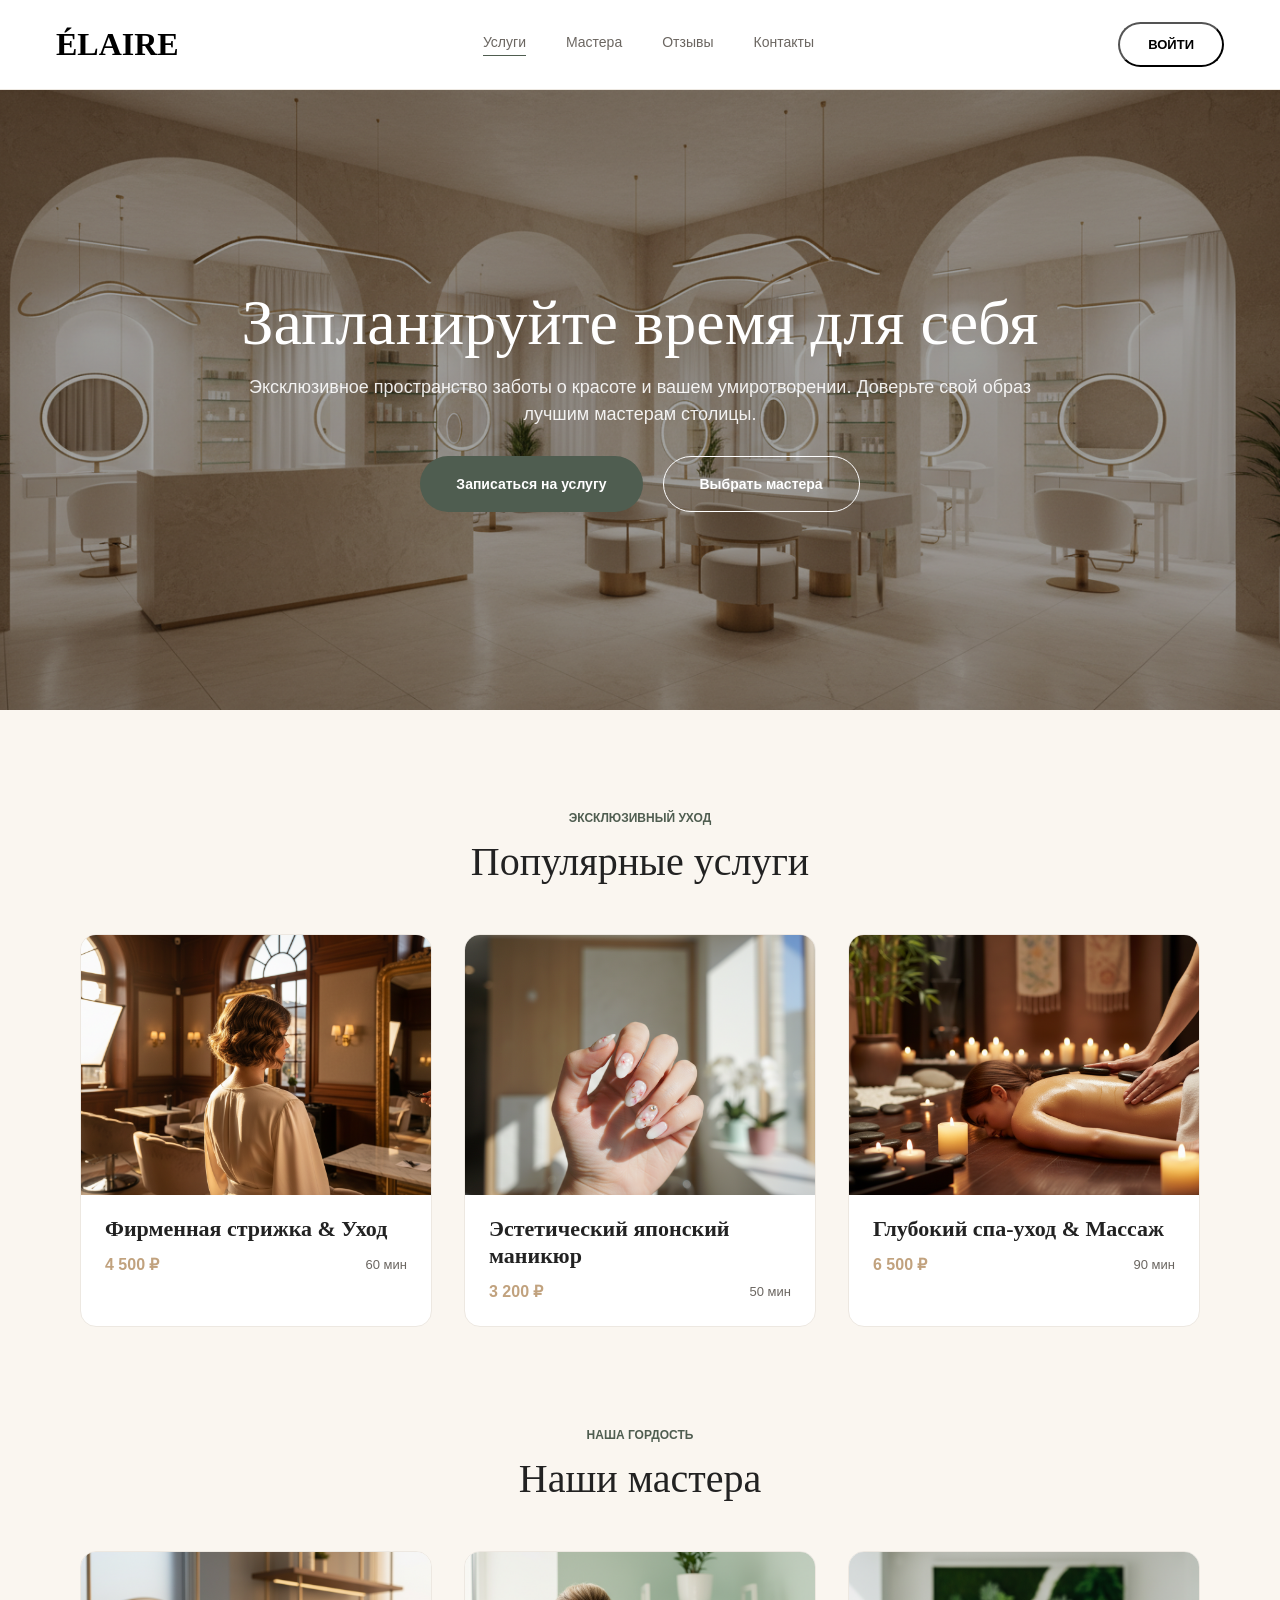
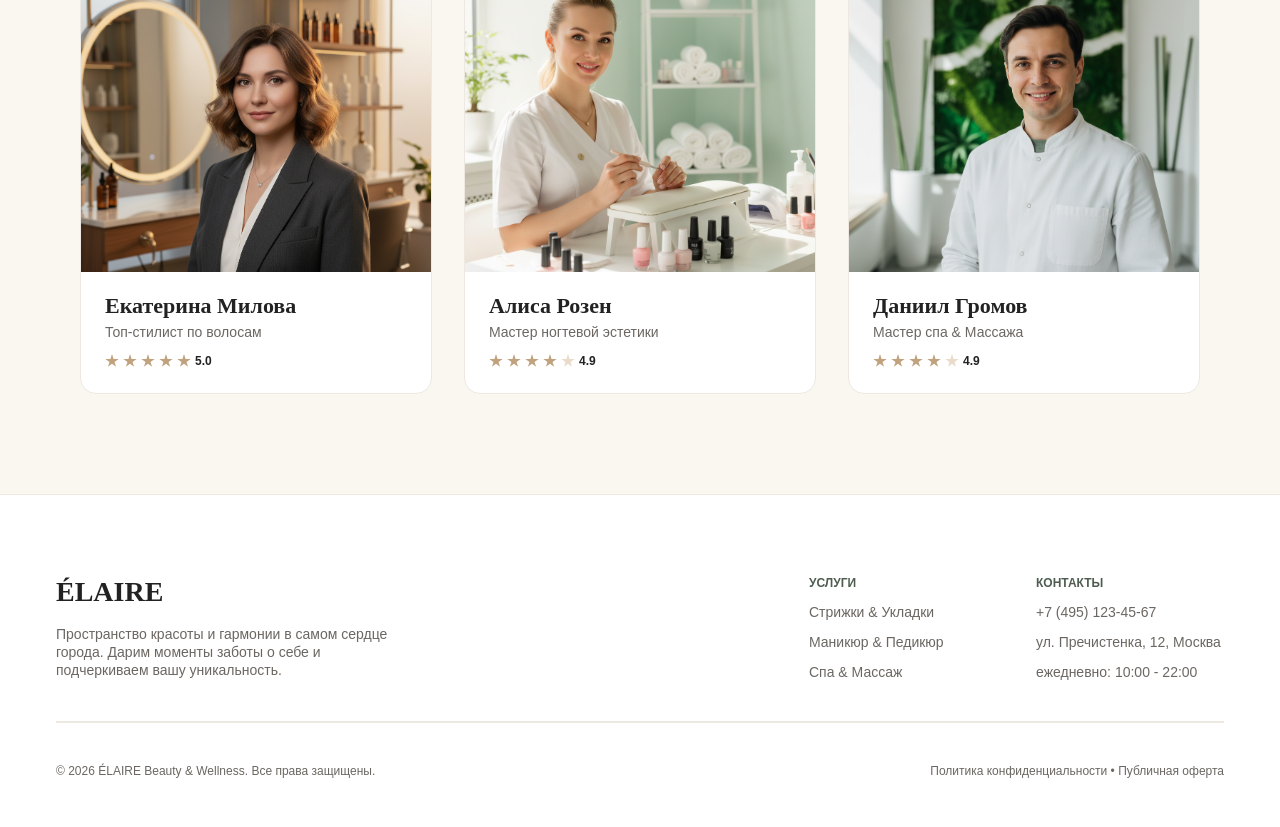
<file: frontend-1-complete/index.html>
<!DOCTYPE html>
<html lang="ru">
  <head>
    <meta charset="UTF-8" />
    <link rel="icon" type="image/svg+xml" href="/favicon.svg" />
    <meta name="viewport" content="width=device-width, initial-scale=1.0" />
    <title>ÉLAIRE — Салон услуг</title>
    <link rel="stylesheet" href="home.css" />
  </head>
  <body>
    <div class="page">
      <!-- header -->
      <header class="header">
        <div class="logo">
          <span class="logo-text">ÉLAIRE</span>
        </div>
        <nav class="nav-links">
          <div class="nav-item active"><a href="#">Услуги</a></div>
          <div class="nav-item"><a href="#">Мастера</a></div>
          <div class="nav-item"><a href="#">Отзывы</a></div>
          <div class="nav-item"><a href="#">Контакты</a></div>
        </nav>
        <button class="login-button"><span>Войти</span></button>
      </header>

      <!-- hero -->
      <section class="hero">
        <div class="hero-text-container">
          <h1 class="hero-title">Запланируйте время для себя</h1>
          <p class="hero-desc">
            Эксклюзивное пространство заботы о красоте и вашем умиротворении.
            Доверьте свой образ лучшим мастерам столицы.
          </p>
        </div>
        <div class="hero-ctas">
          <button
            class="cta-service"
            onclick="window.location.href='services.html'"
          >
            Записаться на услугу
          </button>
          <button class="cta-master">Выбрать мастера</button>
        </div>
      </section>

      <!-- popular services -->
      <section class="popular-services">
        <div class="section-header">
          <span class="section-tag">Эксклюзивный уход</span>
          <h2 class="section-title">Популярные услуги</h2>
        </div>
        <div class="services-grid">
          <article class="service-card">
            <div
              class="service-card-image"
              style="background-image: url('images/service-haircut.png')"
            ></div>
            <div class="service-card-body">
              <h3 class="service-card-title">Фирменная стрижка &amp; Уход</h3>
              <div class="service-card-meta">
                <span class="price">4 500 ₽</span>
                <span class="duration">60 мин</span>
              </div>
            </div>
          </article>
          <article class="service-card">
            <div
              class="service-card-image"
              style="background-image: url('images/service-manicure.png')"
            ></div>
            <div class="service-card-body">
              <h3 class="service-card-title">Эстетический японский маникюр</h3>
              <div class="service-card-meta">
                <span class="price">3 200 ₽</span>
                <span class="duration">50 мин</span>
              </div>
            </div>
          </article>
          <article class="service-card">
            <div
              class="service-card-image"
              style="background-image: url('images/service-spa.png')"
            ></div>
            <div class="service-card-body">
              <h3 class="service-card-title">Глубокий спа-уход &amp; Массаж</h3>
              <div class="service-card-meta">
                <span class="price">6 500 ₽</span>
                <span class="duration">90 мин</span>
              </div>
            </div>
          </article>
        </div>
      </section>

      <!-- our masters -->
      <section class="our-masters">
        <div class="section-header">
          <span class="section-tag">Наша гордость</span>
          <h2 class="section-title">Наши мастера</h2>
        </div>
        <div class="masters-grid">
          <article class="master-card">
            <div
              class="master-card-image"
              style="background-image: url('images/master-ekaterina.png')"
            ></div>
            <div class="master-card-body">
              <div class="master-info">
                <h3 class="master-name">Екатерина Милова</h3>
                <span class="master-role">Топ-стилист по волосам</span>
              </div>
              <div class="stars">
                <span class="star"></span>
                <span class="star"></span>
                <span class="star"></span>
                <span class="star"></span>
                <span class="star"></span>
                <span class="rating">5.0</span>
              </div>
            </div>
          </article>
          <article class="master-card">
            <div
              class="master-card-image"
              style="background-image: url('images/master-alisa.png')"
            ></div>
            <div class="master-card-body">
              <div class="master-info">
                <h3 class="master-name">Алиса Розен</h3>
                <span class="master-role">Мастер ногтевой эстетики</span>
              </div>
              <div class="stars">
                <span class="star"></span>
                <span class="star"></span>
                <span class="star"></span>
                <span class="star"></span>
                <span class="star star-empty"></span>
                <span class="rating">4.9</span>
              </div>
            </div>
          </article>
          <article class="master-card">
            <div
              class="master-card-image"
              style="background-image: url('images/master-daniil.png')"
            ></div>
            <div class="master-card-body">
              <div class="master-info">
                <h3 class="master-name">Даниил Громов</h3>
                <span class="master-role">Мастер спа &amp; Массажа</span>
              </div>
              <div class="stars">
                <span class="star"></span>
                <span class="star"></span>
                <span class="star"></span>
                <span class="star"></span>
                <span class="star star-empty"></span>
                <span class="rating">4.9</span>
              </div>
            </div>
          </article>
        </div>
      </section>

      <!-- footer -->
      <footer class="footer">
        <div class="footer-top">
          <div class="footer-brand">
            <span class="brand-name">ÉLAIRE</span>
            <span class="brand-desc"
              >Пространство красоты и гармонии в самом сердце города. Дарим
              моменты заботы о себе и подчеркиваем вашу уникальность.</span
            >
          </div>
          <div class="footer-links-row">
            <div class="links-col" style="width: 147px">
              <span class="col-title">Услуги</span>
              <a href="#">Стрижки &amp; Укладки</a>
              <a href="#">Маникюр &amp; Педикюр</a>
              <a href="#">Спа &amp; Массаж</a>
            </div>
            <div class="links-col" style="width: 188px">
              <span class="col-title">Контакты</span>
              <a href="#">+7 (495) 123-45-67</a>
              <a href="#">ул. Пречистенка, 12, Москва</a>
              <a href="#">ежедневно: 10:00 - 22:00</a>
            </div>
          </div>
        </div>
        <div class="footer-line"></div>
        <div class="footer-bottom">
          <span class="copy"
            >© 2026 ÉLAIRE Beauty &amp; Wellness. Все права защищены.</span
          >
          <span class="legal"
            >Политика конфиденциальности • Публичная оферта</span
          >
        </div>
      </footer>
    </div>
  </body>
</html>
</file>
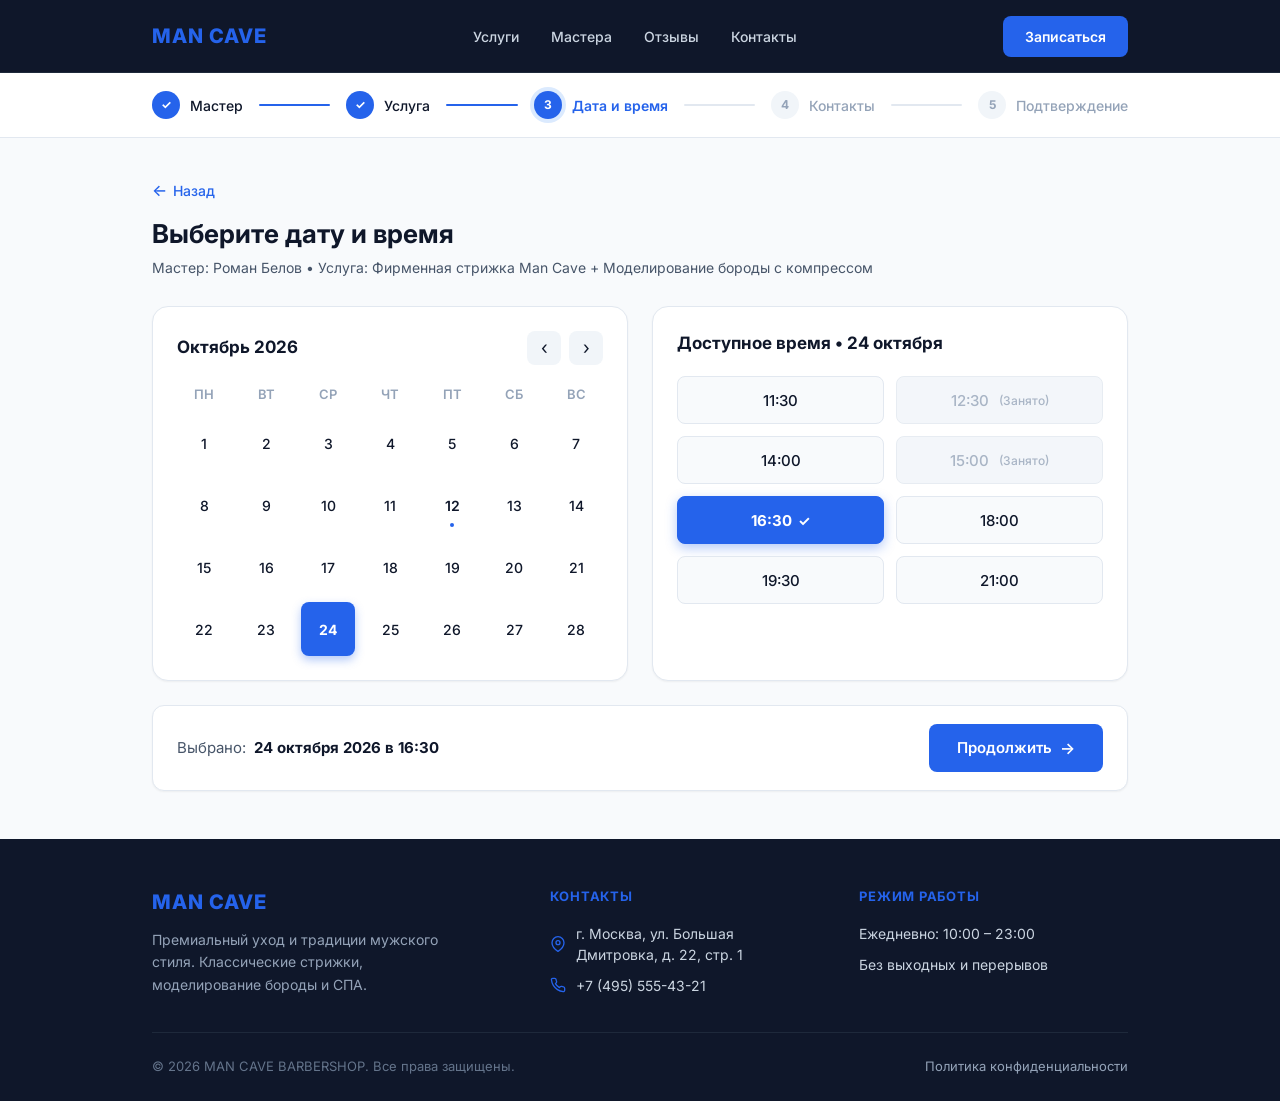
<file: frontend-1-practice/index.html>
<!DOCTYPE html>
<html lang="ru">
<head>
  <meta charset="UTF-8">
  <meta name="viewport" content="width=device-width, initial-scale=1.0">
  <title>MAN CAVE — Выбор даты и времени</title>
  <link rel="preconnect" href="https://fonts.googleapis.com">
  <link rel="preconnect" href="https://fonts.gstatic.com" crossorigin>
  <link href="https://fonts.googleapis.com/css2?family=Inter:wght@400;500;600;700;800&display=swap" rel="stylesheet">
  <link rel="stylesheet" href="styles.css">
</head>
<body>

  <!-- Шапка сайта -->
  <header class="header">
    <div class="container header__container">
      <a href="#" class="logo" aria-label="MAN CAVE главная">
        MAN CAVE
      </a>
      <nav class="nav" aria-label="Основная навигация">
        <ul class="nav__list">
          <li class="nav__item"><a href="#" class="nav__link">Услуги</a></li>
          <li class="nav__item"><a href="#" class="nav__link">Мастера</a></li>
          <li class="nav__item"><a href="#" class="nav__link">Отзывы</a></li>
          <li class="nav__item"><a href="#" class="nav__link">Контакты</a></li>
        </ul>
      </nav>
      <a href="#" class="btn btn--primary header__btn">Записаться</a>
    </div>
  </header>

  <!-- Индикатор шагов бронирования -->
  <section class="booking-steps" aria-label="Шаги оформления записи">
    <div class="container">
      <ol class="steps-list">
        <!-- Шаг 1 -->
        <li class="step-item step-item--completed">
          <span class="step-item__badge" aria-hidden="true">&#10003;</span>
          <span class="step-item__title">Мастер</span>
        </li>
        <li class="step-divider step-divider--completed" aria-hidden="true"></li>

        <!-- Шаг 2 -->
        <li class="step-item step-item--completed">
          <span class="step-item__badge" aria-hidden="true">&#10003;</span>
          <span class="step-item__title">Услуга</span>
        </li>
        <li class="step-divider step-divider--completed" aria-hidden="true"></li>

        <!-- Шаг 3 (Текущий активный шаг) -->
        <li class="step-item step-item--active" aria-current="step">
          <span class="step-item__badge">3</span>
          <span class="step-item__title">Дата и время</span>
        </li>
        <li class="step-divider" aria-hidden="true"></li>

        <!-- Шаг 4 -->
        <li class="step-item">
          <span class="step-item__badge">4</span>
          <span class="step-item__title">Контакты</span>
        </li>
        <li class="step-divider" aria-hidden="true"></li>

        <!-- Шаг 5 -->
        <li class="step-item">
          <span class="step-item__badge">5</span>
          <span class="step-item__title">Подтверждение</span>
        </li>
      </ol>
    </div>
  </section>

  <!-- Основная область страницы -->
  <main class="main-content">
    <div class="container">

      <!-- Заголовок страницы и кнопка Назад -->
      <div class="page-header">
        <a href="#" class="back-link">
          <span class="back-link__icon" aria-hidden="true">&larr;</span>
          <span>Назад</span>
        </a>
        <div class="page-header__content">
          <h1 class="page-header__title">Выберите дату и время</h1>
          <p class="page-header__subtitle">Мастер: Роман Белов &bull; Услуга: Фирменная стрижка Man Cave + Моделирование бороды с компрессом</p>
        </div>
      </div>

      <!-- Сетка выбора даты и времени -->
      <div class="booking-grid">

        <!-- Левая колонка: Календарь -->
        <section class="calendar-card" aria-label="Выбор даты записи">
          <div class="calendar-card__top">
            <h2 class="calendar-card__month">Октябрь 2026</h2>
            <div class="calendar-card__nav" aria-label="Переключение месяца">
              <button type="button" class="calendar-nav-btn" aria-label="Предыдущий месяц">&lsaquo;</button>
              <button type="button" class="calendar-nav-btn" aria-label="Следующий месяц">&rsaquo;</button>
            </div>
          </div>

          <!-- Дни недели -->
          <div class="calendar-weekdays" aria-hidden="true">
            <span class="calendar-weekday">Пн</span>
            <span class="calendar-weekday">Вт</span>
            <span class="calendar-weekday">Ср</span>
            <span class="calendar-weekday">Чт</span>
            <span class="calendar-weekday">Пт</span>
            <span class="calendar-weekday">Сб</span>
            <span class="calendar-weekday">Вс</span>
          </div>

          <!-- Сетка чисел месяца -->
          <div class="calendar-days-grid" role="grid" aria-label="Дни месяца">
            <button type="button" class="day-cell" role="gridcell" aria-label="1 октября">1</button>
            <button type="button" class="day-cell" role="gridcell" aria-label="2 октября">2</button>
            <button type="button" class="day-cell" role="gridcell" aria-label="3 октября">3</button>
            <button type="button" class="day-cell" role="gridcell" aria-label="4 октября">4</button>
            <button type="button" class="day-cell" role="gridcell" aria-label="5 октября">5</button>
            <button type="button" class="day-cell" role="gridcell" aria-label="6 октября">6</button>
            <button type="button" class="day-cell" role="gridcell" aria-label="7 октября">7</button>

            <button type="button" class="day-cell" role="gridcell" aria-label="8 октября">8</button>
            <button type="button" class="day-cell" role="gridcell" aria-label="9 октября">9</button>
            <button type="button" class="day-cell" role="gridcell" aria-label="10 октября">10</button>
            <button type="button" class="day-cell" role="gridcell" aria-label="11 октября">11</button>
            <button type="button" class="day-cell day-cell--today" role="gridcell" aria-label="12 октября (Сегодня)">12</button>
            <button type="button" class="day-cell" role="gridcell" aria-label="13 октября">13</button>
            <button type="button" class="day-cell" role="gridcell" aria-label="14 октября">14</button>

            <button type="button" class="day-cell" role="gridcell" aria-label="15 октября">15</button>
            <button type="button" class="day-cell" role="gridcell" aria-label="16 октября">16</button>
            <button type="button" class="day-cell" role="gridcell" aria-label="17 октября">17</button>
            <button type="button" class="day-cell" role="gridcell" aria-label="18 октября">18</button>
            <button type="button" class="day-cell" role="gridcell" aria-label="19 октября">19</button>
            <button type="button" class="day-cell" role="gridcell" aria-label="20 октября">20</button>
            <button type="button" class="day-cell" role="gridcell" aria-label="21 октября">21</button>

            <button type="button" class="day-cell" role="gridcell" aria-label="22 октября">22</button>
            <button type="button" class="day-cell" role="gridcell" aria-label="23 октября">23</button>
            <!-- Выбранный день в макете MAN CAVE: 24 октября -->
            <button type="button" class="day-cell day-cell--selected selected" role="gridcell" aria-selected="true" aria-label="24 октября, выбран">24</button>
            <button type="button" class="day-cell" role="gridcell" aria-label="25 октября">25</button>
            <button type="button" class="day-cell" role="gridcell" aria-label="26 октября">26</button>
            <button type="button" class="day-cell" role="gridcell" aria-label="27 октября">27</button>
            <button type="button" class="day-cell" role="gridcell" aria-label="28 октября">28</button>
          </div>
        </section>

        <!-- Правая колонка: Доступное время -->
        <section class="time-card" aria-label="Выбор времени записи">
          <div class="time-card__top">
            <h2 class="time-card__title">Доступное время &bull; 24 октября</h2>
          </div>

          <div class="time-slots-grid" role="group" aria-label="Слоты времени">
            <!-- 11:30 (Свободен) -->
            <button type="button" class="time-slot" aria-label="11:30, свободно">
              <span class="time-slot__time">11:30</span>
            </button>

            <!-- 12:30 (Занят) -->
            <button type="button" class="time-slot time-slot--disabled" disabled aria-disabled="true" aria-label="12:30, занято">
              <span class="time-slot__time">12:30</span>
              <span class="time-slot__label">(Занято)</span>
            </button>

            <!-- 14:00 (Свободен) -->
            <button type="button" class="time-slot" aria-label="14:00, свободно">
              <span class="time-slot__time">14:00</span>
            </button>

            <!-- 15:00 (Занят) -->
            <button type="button" class="time-slot time-slot--disabled" disabled aria-disabled="true" aria-label="15:00, занято">
              <span class="time-slot__time">15:00</span>
              <span class="time-slot__label">(Занято)</span>
            </button>

            <!-- 16:30 (Выбранный слот в макете MAN CAVE) -->
            <button type="button" class="time-slot time-slot--selected selected" aria-pressed="true" aria-label="16:30, выбранное время">
              <span class="time-slot__time">16:30</span>
              <span class="time-slot__icon" aria-hidden="true">&#10003;</span>
            </button>

            <!-- 18:00 (Свободен) -->
            <button type="button" class="time-slot" aria-label="18:00, свободно">
              <span class="time-slot__time">18:00</span>
            </button>

            <!-- 19:30 (Свободен) -->
            <button type="button" class="time-slot" aria-label="19:30, свободно">
              <span class="time-slot__time">19:30</span>
            </button>

            <!-- 21:00 (Свободен) -->
            <button type="button" class="time-slot" aria-label="21:00, свободно">
              <span class="time-slot__time">21:00</span>
            </button>
          </div>
        </section>

      </div>

      <!-- Нижняя плашка со сводкой и кнопкой продолжения -->
      <aside class="summary-bar" aria-label="Итог выбора">
        <div class="summary-bar__info">
          <span class="summary-bar__label">Выбрано:</span>
          <strong class="summary-bar__value">24 октября 2026 в 16:30</strong>
        </div>
        <a href="#" class="btn btn--primary summary-bar__btn">
          <span>Продолжить</span>
          <span class="btn__icon" aria-hidden="true">&rarr;</span>
        </a>
      </aside>

    </div>
  </main>

  <!-- Подвал сайта -->
  <footer class="footer">
    <div class="container footer__container">
      <div class="footer__main">

        <!-- Колонка 1: Бренд и описание -->
        <div class="footer__col footer__col--brand">
          <a href="#" class="footer__logo">MAN CAVE</a>
          <p class="footer__desc">
            Премиальный уход и традиции мужского стиля. Классические стрижки, моделирование бороды и СПА.
          </p>
        </div>

        <!-- Колонка 2: Контакты -->
        <div class="footer__col">
          <h3 class="footer__title">КОНТАКТЫ</h3>
          <ul class="footer__list">
            <li class="footer__list-item">
              <svg class="footer__icon-svg" width="16" height="16" viewBox="0 0 24 24" fill="none" stroke="currentColor" stroke-width="2" stroke-linecap="round" stroke-linejoin="round" aria-hidden="true">
                <path d="M21 10c0 7-9 13-9 13s-9-6-9-13a9 9 0 0 1 18 0z"></path>
                <circle cx="12" cy="10" r="3"></circle>
              </svg>
              <span>г. Москва, ул. Большая Дмитровка, д. 22, стр. 1</span>
            </li>
            <li class="footer__list-item">
              <svg class="footer__icon-svg" width="16" height="16" viewBox="0 0 24 24" fill="none" stroke="currentColor" stroke-width="2" stroke-linecap="round" stroke-linejoin="round" aria-hidden="true">
                <path d="M22 16.92v3a2 2 0 0 1-2.18 2 19.79 19.79 0 0 1-8.63-3.07 19.5 19.5 0 0 1-6-6 19.79 19.79 0 0 1-3.07-8.67A2 2 0 0 1 4.11 2h3a2 2 0 0 1 2 1.72 12.84 12.84 0 0 0 .7 2.81 2 2 0 0 1-.45 2.11L8.09 9.91a16 16 0 0 0 6 6l1.27-1.27a2 2 0 0 1 2.11-.45 12.84 12.84 0 0 0 2.81.7A2 2 0 0 1 22 16.92z"></path>
              </svg>
              <a href="tel:+74955554321" class="footer__link">+7 (495) 555-43-21</a>
            </li>
          </ul>
        </div>

        <!-- Колонка 3: Режим работы -->
        <div class="footer__col">
          <h3 class="footer__title">РЕЖИМ РАБОТЫ</h3>
          <ul class="footer__list">
            <li class="footer__list-item">Ежедневно: 10:00 &ndash; 23:00</li>
            <li class="footer__list-item">Без выходных и перерывов</li>
          </ul>
        </div>

      </div>

      <!-- Нижняя строка копирайта -->
      <div class="footer__bottom">
        <p class="footer__copyright">&copy; 2026 MAN CAVE BARBERSHOP. Все права защищены.</p>
        <a href="#" class="footer__privacy">Политика конфиденциальности</a>
      </div>
    </div>
  </footer>

</body>
</html>
</file>
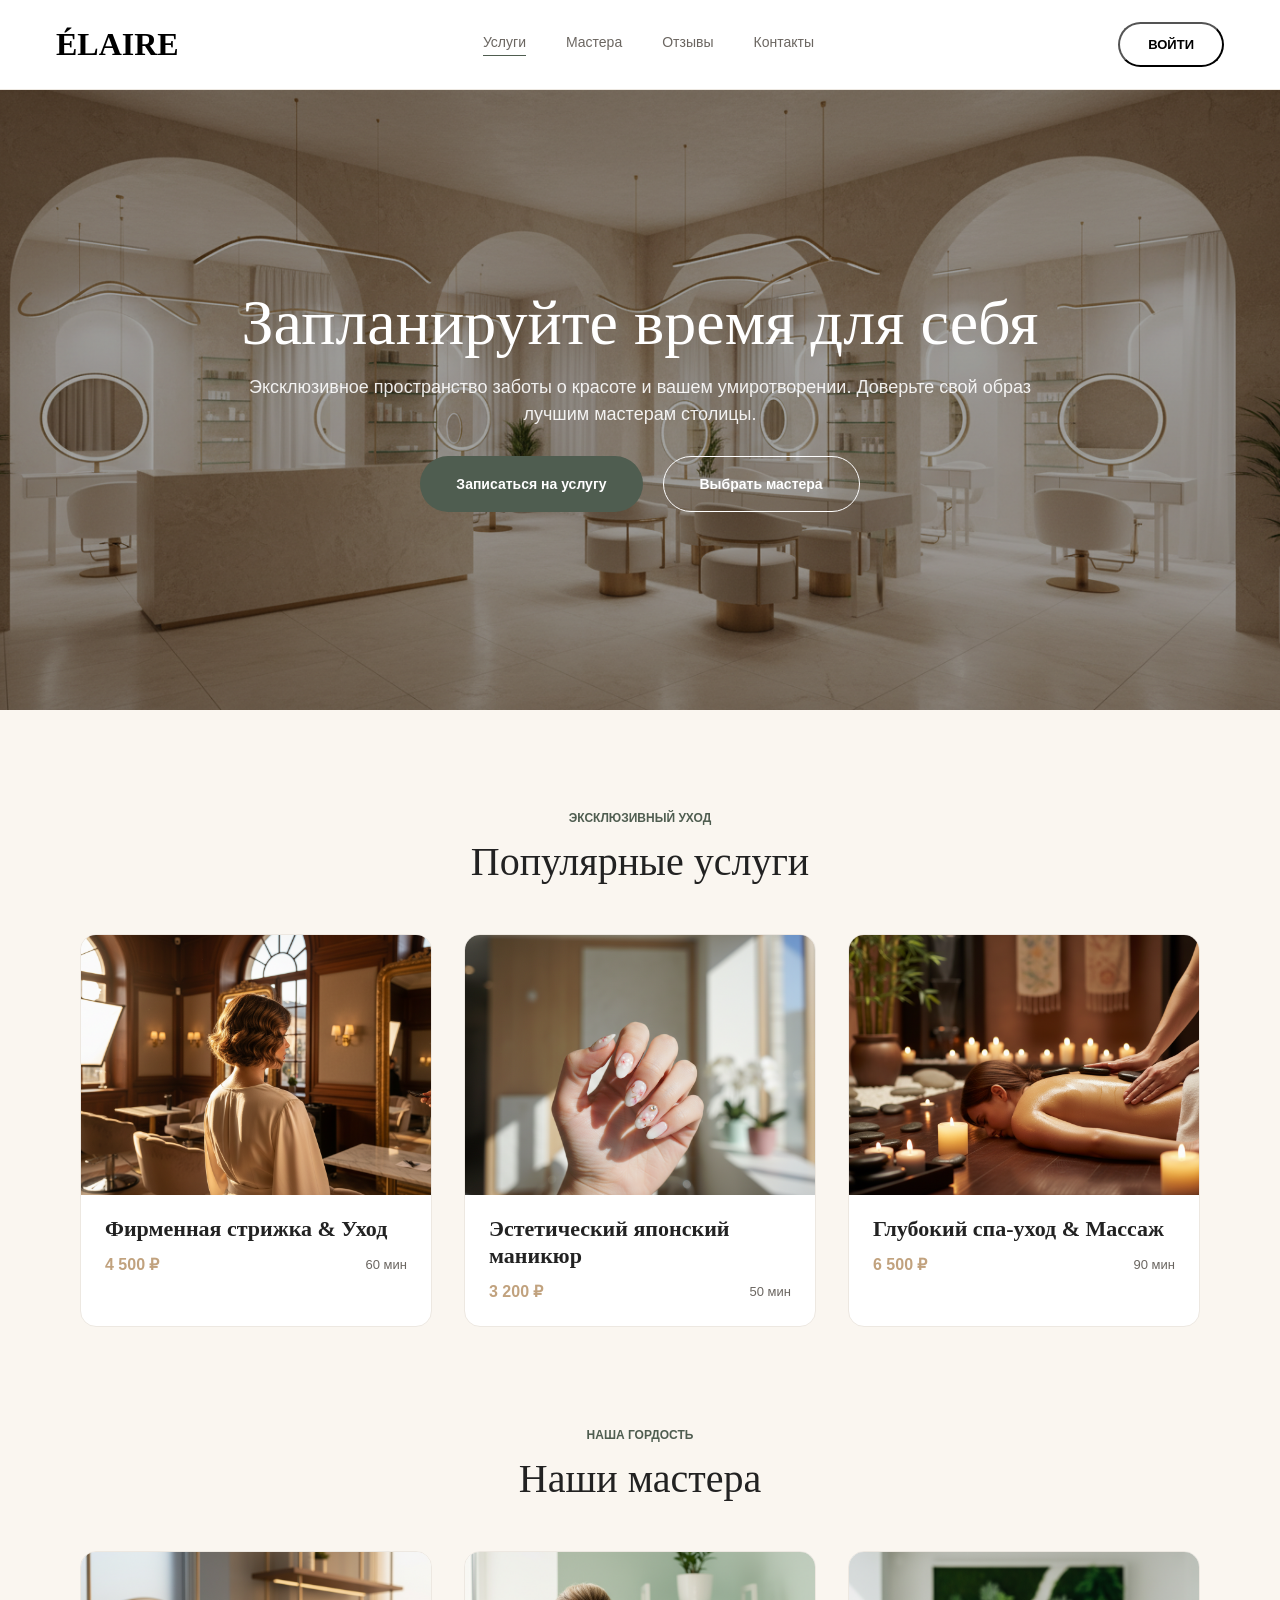
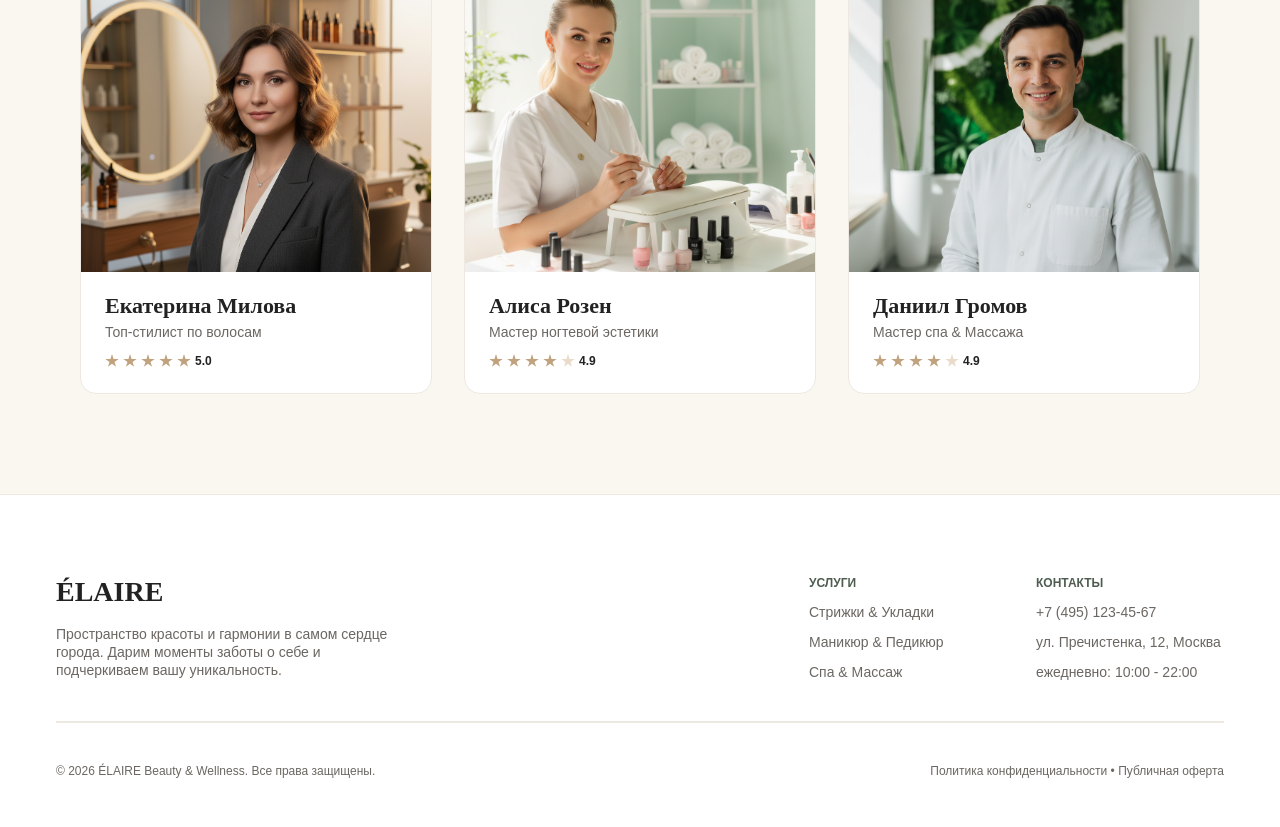
<file: frontend-2-complete/index.html>
<!DOCTYPE html>
<html lang="ru">
  <head>
    <meta charset="UTF-8" />
    <link rel="icon" type="image/svg+xml" href="/favicon.svg" />
    <meta name="viewport" content="width=device-width, initial-scale=1.0" />
    <title>ÉLAIRE — Салон услуг</title>
    <link rel="stylesheet" href="home.css" />
  </head>
  <body>
    <div class="page">
      <!-- header -->
      <header class="header">
        <div class="logo">
          <span class="logo-text">ÉLAIRE</span>
        </div>
        <nav class="nav-links">
          <div class="nav-item active"><a href="#">Услуги</a></div>
          <div class="nav-item"><a href="#">Мастера</a></div>
          <div class="nav-item"><a href="#">Отзывы</a></div>
          <div class="nav-item"><a href="#">Контакты</a></div>
        </nav>
        <button class="login-button"><span>Войти</span></button>
      </header>

      <!-- hero -->
      <section class="hero">
        <div class="hero-text-container">
          <h1 class="hero-title">Запланируйте время для себя</h1>
          <p class="hero-desc">
            Эксклюзивное пространство заботы о красоте и вашем умиротворении.
            Доверьте свой образ лучшим мастерам столицы.
          </p>
        </div>
        <div class="hero-ctas">
          <button class="cta-service">Записаться на услугу</button>
          <button class="cta-master">Выбрать мастера</button>
        </div>
      </section>

      <!-- popular services -->
      <section class="popular-services">
        <div class="section-header">
          <span class="section-tag">Эксклюзивный уход</span>
          <h2 class="section-title">Популярные услуги</h2>
        </div>
        <div class="services-grid">
          <article class="service-card">
            <div
              class="service-card-image"
              style="background-image: url('images/service-haircut.png')"
            ></div>
            <div class="service-card-body">
              <h3 class="service-card-title">Фирменная стрижка &amp; Уход</h3>
              <div class="service-card-meta">
                <span class="price">4 500 ₽</span>
                <span class="duration">60 мин</span>
              </div>
            </div>
          </article>
          <article class="service-card">
            <div
              class="service-card-image"
              style="background-image: url('images/service-manicure.png')"
            ></div>
            <div class="service-card-body">
              <h3 class="service-card-title">Эстетический японский маникюр</h3>
              <div class="service-card-meta">
                <span class="price">3 200 ₽</span>
                <span class="duration">50 мин</span>
              </div>
            </div>
          </article>
          <article class="service-card">
            <div
              class="service-card-image"
              style="background-image: url('images/service-spa.png')"
            ></div>
            <div class="service-card-body">
              <h3 class="service-card-title">Глубокий спа-уход &amp; Массаж</h3>
              <div class="service-card-meta">
                <span class="price">6 500 ₽</span>
                <span class="duration">90 мин</span>
              </div>
            </div>
          </article>
        </div>
      </section>

      <!-- our masters -->
      <section class="our-masters">
        <div class="section-header">
          <span class="section-tag">Наша гордость</span>
          <h2 class="section-title">Наши мастера</h2>
        </div>
        <div class="masters-grid">
          <article class="master-card">
            <div
              class="master-card-image"
              style="background-image: url('images/master-ekaterina.png')"
            ></div>
            <div class="master-card-body">
              <div class="master-info">
                <h3 class="master-name">Екатерина Милова</h3>
                <span class="master-role">Топ-стилист по волосам</span>
              </div>
              <div class="stars">
                <span class="star"></span>
                <span class="star"></span>
                <span class="star"></span>
                <span class="star"></span>
                <span class="star"></span>
                <span class="rating">5.0</span>
              </div>
            </div>
          </article>
          <article class="master-card">
            <div
              class="master-card-image"
              style="background-image: url('images/master-alisa.png')"
            ></div>
            <div class="master-card-body">
              <div class="master-info">
                <h3 class="master-name">Алиса Розен</h3>
                <span class="master-role">Мастер ногтевой эстетики</span>
              </div>
              <div class="stars">
                <span class="star"></span>
                <span class="star"></span>
                <span class="star"></span>
                <span class="star"></span>
                <span class="star star-empty"></span>
                <span class="rating">4.9</span>
              </div>
            </div>
          </article>
          <article class="master-card">
            <div
              class="master-card-image"
              style="background-image: url('images/master-daniil.png')"
            ></div>
            <div class="master-card-body">
              <div class="master-info">
                <h3 class="master-name">Даниил Громов</h3>
                <span class="master-role">Мастер спа &amp; Массажа</span>
              </div>
              <div class="stars">
                <span class="star"></span>
                <span class="star"></span>
                <span class="star"></span>
                <span class="star"></span>
                <span class="star star-empty"></span>
                <span class="rating">4.9</span>
              </div>
            </div>
          </article>
        </div>
      </section>

      <!-- footer -->
      <footer class="footer">
        <div class="footer-top">
          <div class="footer-brand">
            <span class="brand-name">ÉLAIRE</span>
            <span class="brand-desc"
              >Пространство красоты и гармонии в самом сердце города. Дарим
              моменты заботы о себе и подчеркиваем вашу уникальность.</span
            >
          </div>
          <div class="footer-links-row">
            <div class="links-col" style="width: 147px">
              <span class="col-title">Услуги</span>
              <a href="#">Стрижки &amp; Укладки</a>
              <a href="#">Маникюр &amp; Педикюр</a>
              <a href="#">Спа &amp; Массаж</a>
            </div>
            <div class="links-col" style="width: 188px">
              <span class="col-title">Контакты</span>
              <a href="#">+7 (495) 123-45-67</a>
              <a href="#">ул. Пречистенка, 12, Москва</a>
              <a href="#">ежедневно: 10:00 - 22:00</a>
            </div>
          </div>
        </div>
        <div class="footer-line"></div>
        <div class="footer-bottom">
          <span class="copy"
            >© 2026 ÉLAIRE Beauty &amp; Wellness. Все права защищены.</span
          >
          <span class="legal"
            >Политика конфиденциальности • Публичная оферта</span
          >
        </div>
      </footer>
    </div>
    <script src="./home.js"></script>
  </body>
</html>
</file>
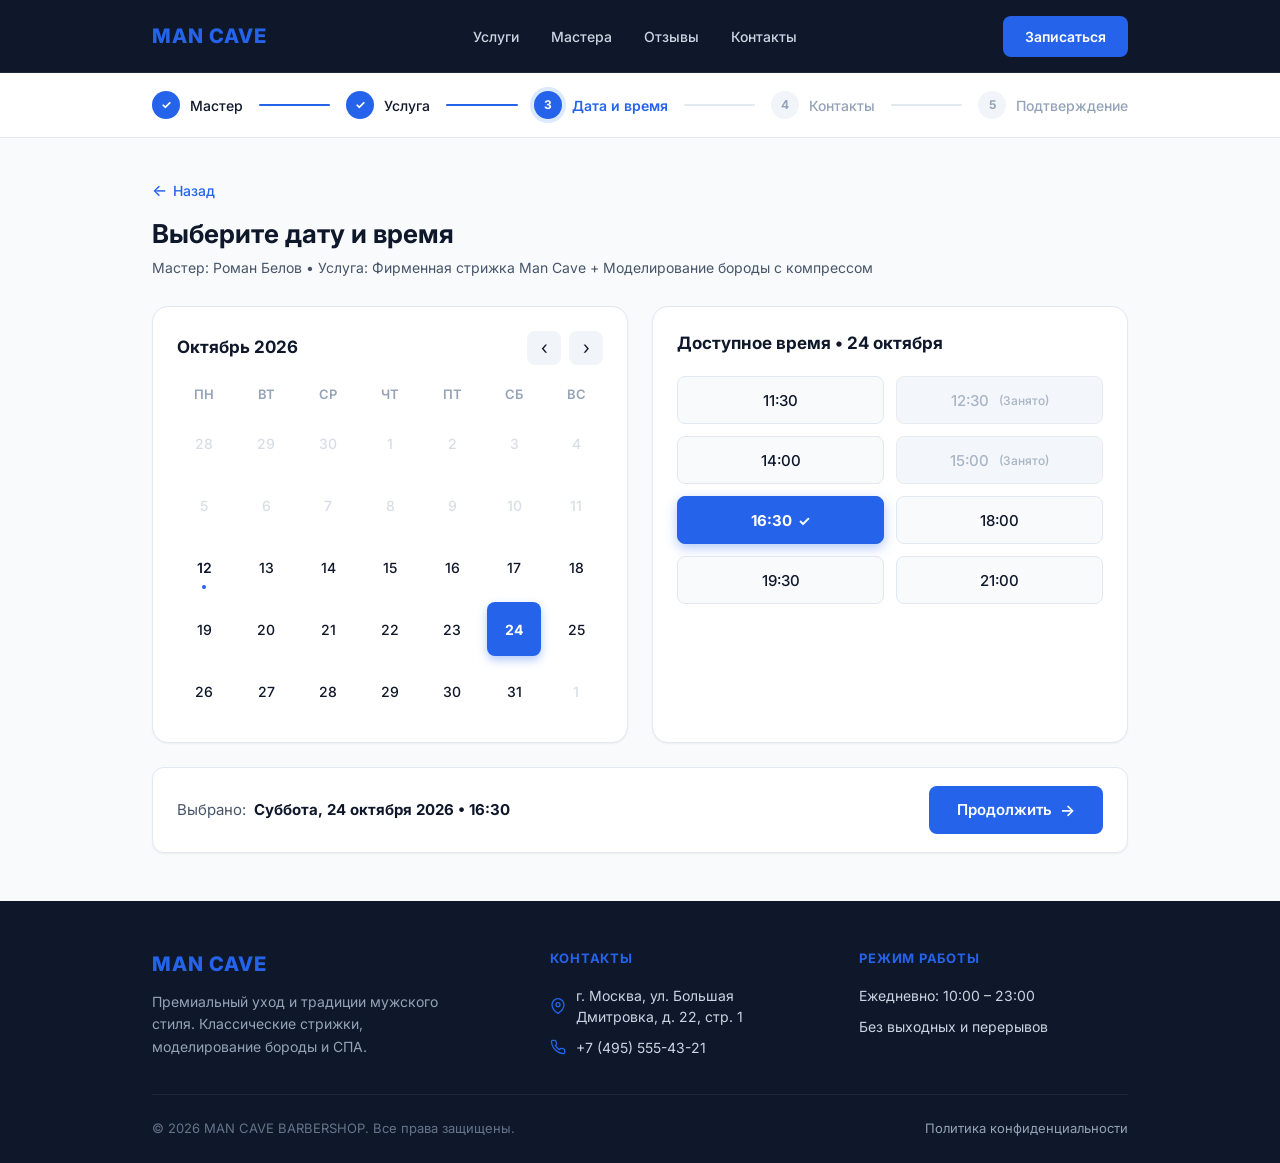
<file: frontend-2-practice/index.html>
<!DOCTYPE html>
<html lang="ru">
<head>
  <meta charset="UTF-8">
  <meta name="viewport" content="width=device-width, initial-scale=1.0">
  <title>MAN CAVE — Выбор даты и времени</title>
  <link rel="preconnect" href="https://fonts.googleapis.com">
  <link rel="preconnect" href="https://fonts.gstatic.com" crossorigin>
  <link href="https://fonts.googleapis.com/css2?family=Inter:wght@400;500;600;700;800&display=swap" rel="stylesheet">
  <link rel="stylesheet" href="styles.css">
</head>
<body>

  <!-- Шапка сайта -->
  <header class="header">
    <div class="container header__container">
      <a href="#" class="logo" aria-label="MAN CAVE главная">
        MAN CAVE
      </a>
      <nav class="nav" aria-label="Основная навигация">
        <ul class="nav__list">
          <li class="nav__item"><a href="#" class="nav__link">Услуги</a></li>
          <li class="nav__item"><a href="#" class="nav__link">Мастера</a></li>
          <li class="nav__item"><a href="#" class="nav__link">Отзывы</a></li>
          <li class="nav__item"><a href="#" class="nav__link">Контакты</a></li>
        </ul>
      </nav>
      <a href="#" class="btn btn--primary header__btn">Записаться</a>
    </div>
  </header>

  <!-- Индикатор шагов бронирования -->
  <section class="booking-steps" aria-label="Шаги оформления записи">
    <div class="container">
      <ol class="steps-list">
        <!-- Шаг 1 -->
        <li class="step-item step-item--completed">
          <span class="step-item__badge" aria-hidden="true">&#10003;</span>
          <span class="step-item__title">Мастер</span>
        </li>
        <li class="step-divider step-divider--completed" aria-hidden="true"></li>

        <!-- Шаг 2 -->
        <li class="step-item step-item--completed">
          <span class="step-item__badge" aria-hidden="true">&#10003;</span>
          <span class="step-item__title">Услуга</span>
        </li>
        <li class="step-divider step-divider--completed" aria-hidden="true"></li>

        <!-- Шаг 3 (Текущий активный шаг) -->
        <li class="step-item step-item--active" aria-current="step">
          <span class="step-item__badge">3</span>
          <span class="step-item__title">Дата и время</span>
        </li>
        <li class="step-divider" aria-hidden="true"></li>

        <!-- Шаг 4 -->
        <li class="step-item">
          <span class="step-item__badge">4</span>
          <span class="step-item__title">Контакты</span>
        </li>
        <li class="step-divider" aria-hidden="true"></li>

        <!-- Шаг 5 -->
        <li class="step-item">
          <span class="step-item__badge">5</span>
          <span class="step-item__title">Подтверждение</span>
        </li>
      </ol>
    </div>
  </section>

  <!-- Основная область страницы -->
  <main class="main-content">
    <div class="container">

      <!-- Заголовок страницы и кнопка Назад -->
      <div class="page-header">
        <a href="#" class="back-link">
          <span class="back-link__icon" aria-hidden="true">&larr;</span>
          <span>Назад</span>
        </a>
        <div class="page-header__content">
          <h1 class="page-header__title">Выберите дату и время</h1>
          <p class="page-header__subtitle">Мастер: Роман Белов &bull; Услуга: Фирменная стрижка Man Cave + Моделирование бороды с компрессом</p>
        </div>
      </div>

      <!-- Сетка выбора даты и времени -->
      <div class="booking-grid">

        <!-- Левая колонка: Календарь -->
        <section class="calendar-card" aria-label="Выбор даты записи">
          <div class="calendar-card__top">
            <h2 class="calendar-card__month">Октябрь 2026</h2>
            <div class="calendar-card__nav" aria-label="Переключение месяца">
              <button type="button" class="calendar-nav-btn calendar-nav-prev" aria-label="Предыдущий месяц">&lsaquo;</button>
              <button type="button" class="calendar-nav-btn calendar-nav-next" aria-label="Следующий месяц">&rsaquo;</button>
            </div>
          </div>

          <!-- Дни недели -->
          <div class="calendar-weekdays" aria-hidden="true">
            <span class="calendar-weekday">Пн</span>
            <span class="calendar-weekday">Вт</span>
            <span class="calendar-weekday">Ср</span>
            <span class="calendar-weekday">Чт</span>
            <span class="calendar-weekday">Пт</span>
            <span class="calendar-weekday">Сб</span>
            <span class="calendar-weekday">Вс</span>
          </div>

          <!-- Сетка чисел месяца (динамически рендерится через JavaScript) -->
          <div class="calendar-days-grid" role="grid" aria-label="Дни месяца"></div>
        </section>

        <!-- Правая колонка: Доступное время -->
        <section class="time-card" aria-label="Выбор времени записи">
          <div class="time-card__top">
            <h2 class="time-card__title">Доступное время &bull; 24 октября</h2>
          </div>

          <!-- Слоты времени (динамически рендерятся через JavaScript) -->
          <div class="time-slots-grid" role="group" aria-label="Слоты времени"></div>
        </section>

      </div>

      <!-- Нижняя плашка со сводкой и кнопкой продолжения -->
      <aside class="summary-bar" aria-label="Итог выбора">
        <div class="summary-bar__info">
          <span class="summary-bar__label">Выбрано:</span>
          <strong class="summary-bar__value">Суббота, 24 октября 2026 • 16:30</strong>
        </div>
        <a href="#" class="btn btn--primary summary-bar__btn">
          <span>Продолжить</span>
          <span class="btn__icon" aria-hidden="true">&rarr;</span>
        </a>
      </aside>

    </div>
  </main>

  <!-- Подвал сайта -->
  <footer class="footer">
    <div class="container footer__container">
      <div class="footer__main">

        <!-- Колонка 1: Бренд и описание -->
        <div class="footer__col footer__col--brand">
          <a href="#" class="footer__logo">MAN CAVE</a>
          <p class="footer__desc">
            Премиальный уход и традиции мужского стиля. Классические стрижки, моделирование бороды и СПА.
          </p>
        </div>

        <!-- Колонка 2: Контакты -->
        <div class="footer__col">
          <h3 class="footer__title">КОНТАКТЫ</h3>
          <ul class="footer__list">
            <li class="footer__list-item">
              <svg class="footer__icon-svg" width="16" height="16" viewBox="0 0 24 24" fill="none" stroke="currentColor" stroke-width="2" stroke-linecap="round" stroke-linejoin="round" aria-hidden="true">
                <path d="M21 10c0 7-9 13-9 13s-9-6-9-13a9 9 0 0 1 18 0z"></path>
                <circle cx="12" cy="10" r="3"></circle>
              </svg>
              <span>г. Москва, ул. Большая Дмитровка, д. 22, стр. 1</span>
            </li>
            <li class="footer__list-item">
              <svg class="footer__icon-svg" width="16" height="16" viewBox="0 0 24 24" fill="none" stroke="currentColor" stroke-width="2" stroke-linecap="round" stroke-linejoin="round" aria-hidden="true">
                <path d="M22 16.92v3a2 2 0 0 1-2.18 2 19.79 19.79 0 0 1-8.63-3.07 19.5 19.5 0 0 1-6-6 19.79 19.79 0 0 1-3.07-8.67A2 2 0 0 1 4.11 2h3a2 2 0 0 1 2 1.72 12.84 12.84 0 0 0 .7 2.81 2 2 0 0 1-.45 2.11L8.09 9.91a16 16 0 0 0 6 6l1.27-1.27a2 2 0 0 1 2.11-.45 12.84 12.84 0 0 0 2.81.7A2 2 0 0 1 22 16.92z"></path>
              </svg>
              <a href="tel:+74955554321" class="footer__link">+7 (495) 555-43-21</a>
            </li>
          </ul>
        </div>

        <!-- Колонка 3: Режим работы -->
        <div class="footer__col">
          <h3 class="footer__title">РЕЖИМ РАБОТЫ</h3>
          <ul class="footer__list">
            <li class="footer__list-item">Ежедневно: 10:00 &ndash; 23:00</li>
            <li class="footer__list-item">Без выходных и перерывов</li>
          </ul>
        </div>

      </div>

      <!-- Нижняя строка копирайта -->
      <div class="footer__bottom">
        <p class="footer__copyright">&copy; 2026 MAN CAVE BARBERSHOP. Все права защищены.</p>
        <a href="#" class="footer__privacy">Политика конфиденциальности</a>
      </div>
    </div>
  </footer>

  <!-- Подключение нативного JavaScript внизу body -->
  <script src="script.js"></script>
</body>
</html>
</file>
<file: frontend-1-complete/home.css>
/* ===== reset & base ===== */
* {
  margin: 0;
  padding: 0;
  box-sizing: border-box;
}

body {
  min-height: 100vh;
  font-family: "DM Sans", sans-serif;
}

.page {
  display: flex;
  flex-direction: column;
  min-height: 100vh;
  background: #faf6f0;
}

/* ===== header ===== */
.header {
  display: flex;
  flex-direction: row;
  justify-content: space-between;
  align-items: center;
  padding: 0px 56px;
  height: 90px;
  background: #ffffff;
  border-bottom: 1px solid #ede8e1;
}

.logo-text {
  font-family: "Cormorant Garamond", serif;
  font-weight: 600;
  font-size: 32px;
  line-height: 39px;
  cursor: pointer;
}

.nav-links {
  display: flex;
  flex-direction: row;
  gap: 40px;
}

.nav-item {
  padding-bottom: 4px;
  border-bottom: 1.5px solid transparent;
}

.nav-item.active {
  border-bottom-color: #4f5d50;
}

.nav-item a {
  font-size: 14px;
  line-height: 18px;
  color: #6b6661;
  text-decoration: none;
}

.login-button {
  padding: 12px 28px;
  border-radius: 100px;
  background: transparent;
  cursor: pointer;
  font-weight: 600;
  font-size: 13px;
  line-height: 17px;
  text-transform: uppercase;
}

/* ===== hero ===== */
.hero {
  display: flex;
  flex-direction: column;
  justify-content: center;
  align-items: center;
  padding: 0px 80px;
  gap: 28px;
  height: 620px;
  background: linear-gradient(0deg, rgba(0, 0, 0, 0.35), rgba(0, 0, 0, 0.35)),
    url("./images/hero-salon.png") center / cover no-repeat;
}

.hero-text-container {
  display: flex;
  flex-direction: column;
  align-items: center;
  gap: 16px;
  max-width: 800px;
}

.hero-title {
  font-family: "Cormorant Garamond", serif;
  font-weight: 400;
  font-size: 64px;
  line-height: 1.1;
  text-align: center;
  color: #ffffff;
}

.hero-desc {
  font-size: 18px;
  line-height: 1.5;
  text-align: center;
  color: #ffffff;
  opacity: 0.9;
}

.hero-ctas {
  display: flex;
  flex-direction: row;
  gap: 20px;
}

.cta-service {
  padding: 18px 36px;
  background: #4f5d50;
  border-radius: 100px;
  border: none;
  cursor: pointer;
  font-weight: 600;
  font-size: 14px;
  line-height: 18px;
  color: #ffffff;
}

.cta-service:hover {
  background: #3d4a3e;
}

.cta-master {
  padding: 18px 36px;
  background: transparent;
  border: 1px solid #ffffff;
  border-radius: 100px;
  cursor: pointer;
  font-weight: 600;
  font-size: 14px;
  line-height: 18px;
  color: #ffffff;
}

.cta-master:hover {
  background: rgba(255, 255, 255, 0.1);
}

/* ===== section header ===== */
.section-header {
  display: flex;
  flex-direction: column;
  align-items: center;
  gap: 12px;
  width: 100%;
}

.section-tag {
  font-weight: 700;
  font-size: 12px;
  line-height: 16px;
  text-transform: uppercase;
  color: #4f5d50;
}

.section-title {
  font-family: "Cormorant Garamond", serif;
  font-weight: 500;
  font-size: 40px;
  line-height: 48px;
  color: #222222;
}

/* ===== popular services ===== */
.popular-services {
  display: flex;
  flex-direction: column;
  align-items: flex-start;
  padding: 100px 80px 80px;
  gap: 48px;
  background: #faf6f0;
}

.services-grid {
  display: flex;
  flex-direction: row;
  gap: 32px;
  width: 100%;
}

.service-card {
  display: flex;
  flex-direction: column;
  align-items: flex-start;
  gap: 20px;
  flex: 1;
  padding-bottom: 24px;
  background: #ffffff;
  border: 1px solid #ede8e1;
  border-radius: 16px;
  overflow: hidden;
}

.service-card-image {
  width: 100%;
  height: 260px;
  background-size: cover;
  background-position: center;
  background-repeat: no-repeat;
}

.service-card-image--haircut {
  background-image: url("../images/service-haircut.png");
}

.service-card-image--manicure {
  background-image: url("../images/service-manicure.png");
}

.service-card-image--spa {
  background-image: url("../images/service-spa.png");
}

.service-card-body {
  display: flex;
  flex-direction: column;
  gap: 12px;
  padding: 0 24px;
  width: 100%;
}

.service-card-title {
  font-family: "Cormorant Garamond", serif;
  font-weight: 600;
  font-size: 22px;
  line-height: 27px;
  color: #222222;
}

.service-card-meta {
  display: flex;
  flex-direction: row;
  justify-content: space-between;
  align-items: center;
}

.service-card-meta .price {
  font-weight: 600;
  font-size: 16px;
  line-height: 21px;
  color: #c1a27e;
}

.service-card-meta .duration {
  font-size: 13px;
  line-height: 17px;
  color: #6b6661;
}

/* ===== our masters ===== */
.our-masters {
  display: flex;
  flex-direction: column;
  align-items: flex-start;
  padding: 20px 80px 100px;
  gap: 48px;
  background: #faf6f0;
}

.masters-grid {
  display: flex;
  flex-direction: row;
  gap: 32px;
  width: 100%;
}

.master-card {
  display: flex;
  flex-direction: column;
  align-items: flex-start;
  gap: 20px;
  flex: 1;
  padding-bottom: 24px;
  background: #ffffff;
  border: 1px solid #ede8e1;
  border-radius: 16px;
  overflow: hidden;
}

.master-card-image {
  width: 100%;
  height: 320px;
  background-size: cover;
  background-position: center;
  background-repeat: no-repeat;
}

.master-card-image--ekaterina {
  background-image: url("../images/master-ekaterina.png");
}

.master-card-image--alisa {
  background-image: url("../images/master-alisa.png");
}

.master-card-image--daniil {
  background-image: url("../images/master-daniil.png");
}

.master-card-body {
  display: flex;
  flex-direction: column;
  gap: 12px;
  padding: 0 24px;
  width: 100%;
}

.master-info {
  display: flex;
  flex-direction: column;
  gap: 4px;
}

.master-name {
  font-family: "Cormorant Garamond", serif;
  font-weight: 600;
  font-size: 22px;
  line-height: 27px;
  color: #222222;
}

.master-role {
  font-size: 14px;
  line-height: 18px;
  color: #6b6661;
}

.stars {
  display: flex;
  flex-direction: row;
  align-items: center;
  gap: 4px;
}

.star {
  width: 14px;
  height: 14px;
  background: #c1a27e;
  clip-path: polygon(
    50% 0%,
    61% 35%,
    98% 35%,
    68% 57%,
    79% 91%,
    50% 70%,
    21% 91%,
    32% 57%,
    2% 35%,
    39% 35%
  );
}

.star-empty {
  background: #eadbc8;
}

.rating {
  font-weight: 600;
  font-size: 12px;
  line-height: 16px;
  color: #222222;
}

/* ===== footer ===== */
.footer {
  background: #ffffff;
  display: flex;
  flex-direction: column;
  padding: 80px 56px 48px;
  border-top: 1px solid #ede8e1;
  margin-top: auto;
}

.footer-top {
  display: flex;
  flex-direction: row;
  justify-content: space-between;
  gap: 20px;
}

.footer-brand {
  display: flex;
  flex-direction: column;
  gap: 16px;
}

.footer-brand .brand-name {
  font-family: "Cormorant Garamond", serif;
  font-style: normal;
  font-weight: 600;
  font-size: 28px;
  line-height: 34px;
  color: #222222;
}

.footer-brand .brand-desc {
  max-width: 360px;
  font-size: 14px;
  line-height: 18px;
  color: #6b6661;
}

.footer-links-row {
  display: flex;
  flex-direction: row;
  gap: 80px;
}

.links-col {
  display: flex;
  flex-direction: column;
  gap: 12px;
}

.links-col .col-title {
  font-weight: 600;
  font-size: 12px;
  line-height: 16px;
  text-transform: uppercase;
  color: #4f5d50;
}

.links-col a {
  font-size: 14px;
  line-height: 18px;
  color: #6b6661;
  text-decoration: none;
}

.footer-line {
  border: 1px solid #ede8e1;
  margin-top: 40px;
  margin-bottom: 40px;
}

.footer-bottom {
  display: flex;
  flex-direction: row;
  justify-content: space-between;
  align-items: center;
  flex-grow: 0;
}

.footer-bottom .copy {
  font-size: 12px;
  line-height: 16px;
  color: #6b6661;
}

.footer-bottom .legal {
  font-size: 12px;
  line-height: 16px;
  color: #6b6661;
  margin-left: 20px;
}
</file>
<file: frontend-1-practice/styles.css>
/* ==========================================================================
   MAN CAVE BARBERSHOP — Стили страницы «Выбор даты и времени»
   ========================================================================== */

/* 1. Переменные темы и дизайн-токены (Королевский кобальт #2563EB и ночной слейт #0F172A) */
:root {
  --color-primary: #2563EB;          /* Фирменный королевский кобальт */
  --color-primary-hover: #1D4ED8;    /* Насыщенный синий для hover */
  --color-primary-light: #DBEAFE;    /* Нежно-голубой оттенок для подсветки */
  --color-primary-subtle: #EFF6FF;

  --color-dark: #0F172A;             /* Глубокий Midnight Slate для шапки и подвала */
  --color-dark-surface: #1E293B;     /* Разделители и вторичные темные поверхности */
  --color-dark-muted: #64748B;

  --color-bg-page: #F8FAFC;          /* Светлый премиальный фон рабочей зоны */
  --color-card-bg: #FFFFFF;          /* Белый фон карточек */
  --color-border: #E2E8F0;           /* Холодная граница карточек */
  --color-border-focus: #3B82F6;

  --color-text-main: #0F172A;        /* Основной цвет текста */
  --color-text-secondary: #475569;   /* Вторичный цвет текста */
  --color-text-muted: #94A3B8;       /* Приглушенный текст */

  --font-family-base: 'Inter', system-ui, -apple-system, BlinkMacSystemFont, 'Segoe UI', Roboto, sans-serif;

  --radius-sm: 6px;
  --radius-md: 8px;
  --radius-lg: 12px;
  --radius-xl: 16px;

  --shadow-sm: 0 1px 2px 0 rgba(0, 0, 0, 0.05);
  --shadow-md: 0 4px 6px -1px rgba(0, 0, 0, 0.07), 0 2px 4px -2px rgba(0, 0, 0, 0.05);
  --shadow-lg: 0 10px 15px -3px rgba(37, 99, 235, 0.12), 0 4px 6px -4px rgba(37, 99, 235, 0.06);

  --transition-fast: 0.18s ease-in-out;
  --max-width-container: 1024px;
}

/* 2. Сброс базовых стилей (CSS Reset) */
*,
*::before,
*::after {
  box-sizing: border-box;
  margin: 0;
  padding: 0;
}

html {
  font-size: 16px;
  scroll-behavior: smooth;
}

body {
  font-family: var(--font-family-base);
  color: var(--color-text-main);
  background-color: var(--color-bg-page);
  line-height: 1.5;
  -webkit-font-smoothing: antialiased;
  -moz-osx-font-smoothing: grayscale;
  min-height: 100vh;
  display: flex;
  flex-direction: column;
}

a {
  color: inherit;
  text-decoration: none;
}

button {
  font-family: inherit;
  border: none;
  background: none;
}

ul, ol {
  list-style: none;
}

/* 3. Ограничивающий контейнер */
.container {
  width: 100%;
  max-width: var(--max-width-container);
  margin-left: auto;
  margin-right: auto;
  padding-left: 24px;
  padding-right: 24px;
}

/* 4. Кнопки общего назначения */
.btn {
  display: inline-flex;
  align-items: center;
  justify-content: center;
  gap: 8px;
  padding: 10px 20px;
  font-size: 14px;
  font-weight: 600;
  border-radius: var(--radius-md);
  cursor: pointer;
  transition: background-color var(--transition-fast), transform var(--transition-fast), box-shadow var(--transition-fast);
  white-space: nowrap;
}

.btn--primary {
  background-color: var(--color-primary);
  color: #FFFFFF;
}

.btn--primary:hover {
  background-color: var(--color-primary-hover);
  box-shadow: 0 4px 12px rgba(37, 99, 235, 0.28);
}

.btn--primary:active {
  transform: translateY(1px);
}

/* 5. Шапка сайта (Header) */
.header {
  background-color: var(--color-dark);
  color: #FFFFFF;
  border-bottom: 1px solid var(--color-dark-surface);
}

.header__container {
  display: flex;
  align-items: center;
  justify-content: space-between;
  height: 72px;
}

.logo {
  font-size: 20px;
  font-weight: 800;
  letter-spacing: 0.05em;
  color: var(--color-primary);
  text-transform: uppercase;
  transition: color var(--transition-fast);
}

.logo:hover {
  color: #60A5FA;
}

.nav__list {
  display: flex;
  align-items: center;
  gap: 32px;
}

.nav__item {
  display: inline-flex;
  align-items: center;
}

.nav__link {
  font-size: 14px;
  font-weight: 500;
  color: #CBD5E1;
  transition: color var(--transition-fast);
  padding: 8px 0;
}

.nav__link:hover {
  color: #FFFFFF;
}

.header__btn {
  padding: 10px 22px;
}

/* 6. Индикатор шагов бронирования (Steps Bar) */
.booking-steps {
  background-color: var(--color-card-bg);
  border-bottom: 1px solid var(--color-border);
  padding: 18px 0;
}

.steps-list {
  display: flex;
  align-items: center;
  justify-content: space-between;
}

.step-item {
  display: flex;
  align-items: center;
  gap: 10px;
  color: var(--color-text-muted);
  font-size: 14px;
  font-weight: 500;
}

.step-item__title {
  font-size: 14px;
  font-weight: inherit;
  color: inherit;
}

.step-item__badge {
  display: inline-flex;
  align-items: center;
  justify-content: center;
  width: 28px;
  height: 28px;
  border-radius: 50%;
  background-color: #F1F5F9;
  color: var(--color-text-muted);
  font-size: 12px;
  font-weight: 700;
  transition: background-color var(--transition-fast), color var(--transition-fast);
}

/* Пройденные шаги (Мастер, Услуга) */
.step-item--completed {
  color: var(--color-text-main);
}

.step-item--completed .step-item__badge {
  background-color: var(--color-primary);
  color: #FFFFFF;
}

/* Текущий активный шаг (Дата и время) */
.step-item--active {
  color: var(--color-primary);
  font-weight: 600;
}

.step-item--active .step-item__badge {
  background-color: var(--color-primary);
  color: #FFFFFF;
  box-shadow: 0 0 0 4px var(--color-primary-light);
}

/* Разделительные полосы между шагами */
.step-divider {
  flex-grow: 1;
  height: 2px;
  background-color: var(--color-border);
  margin: 0 16px;
  border-radius: 1px;
}

.step-divider--completed {
  background-color: var(--color-primary);
}

/* 7. Основная область страницы (Main) */
.main-content {
  flex-grow: 1;
  padding: 36px 0 48px;
}

/* 8. Заголовок страницы и кнопка Назад */
.page-header {
  margin-bottom: 28px;
}

.page-header__content {
  display: flex;
  flex-direction: column;
}

.back-link {
  display: inline-flex;
  align-items: center;
  gap: 6px;
  font-size: 14px;
  font-weight: 500;
  color: var(--color-primary);
  margin-bottom: 12px;
  padding: 4px 8px;
  margin-left: -8px;
  border-radius: var(--radius-sm);
  transition: background-color var(--transition-fast), color var(--transition-fast);
  cursor: pointer;
}

.back-link:hover {
  background-color: var(--color-primary-light);
  color: var(--color-primary-hover);
}

.back-link__icon {
  font-size: 16px;
}

.page-header__title {
  font-size: 26px;
  font-weight: 700;
  color: var(--color-text-main);
  line-height: 1.25;
  margin-bottom: 6px;
}

.page-header__subtitle {
  font-size: 14px;
  color: var(--color-text-secondary);
}

/* 9. Сетка бронирования (Две колонки: Календарь + Время) */
.booking-grid {
  display: grid;
  grid-template-columns: 1fr 1fr;
  gap: 24px;
  margin-bottom: 24px;
}

/* 10. Левая карточка: Календарь */
.calendar-card {
  background-color: var(--color-card-bg);
  border: 1px solid var(--color-border);
  border-radius: var(--radius-xl);
  padding: 24px;
  box-shadow: var(--shadow-sm);
}

.calendar-card__top {
  display: flex;
  align-items: center;
  justify-content: space-between;
  margin-bottom: 20px;
}

.calendar-card__month {
  font-size: 17px;
  font-weight: 700;
  color: var(--color-text-main);
}

.calendar-card__nav {
  display: flex;
  gap: 8px;
}

.calendar-nav-btn {
  display: inline-flex;
  align-items: center;
  justify-content: center;
  width: 34px;
  height: 34px;
  border-radius: var(--radius-md);
  background-color: #F1F5F9;
  color: var(--color-text-main);
  font-size: 18px;
  cursor: pointer;
  transition: background-color var(--transition-fast), color var(--transition-fast);
}

.calendar-nav-btn:hover {
  background-color: #E2E8F0;
  color: var(--color-primary);
}

.calendar-weekdays {
  display: grid;
  grid-template-columns: repeat(7, 1fr);
  gap: 8px;
  text-align: center;
  margin-bottom: 12px;
}

.calendar-weekday {
  font-size: 13px;
  font-weight: 600;
  color: var(--color-text-muted);
  text-transform: uppercase;
}

/* Сетка чисел месяца */
.calendar-days-grid {
  display: grid;
  grid-template-columns: repeat(7, 1fr);
  gap: 8px;
}

.day-cell {
  aspect-ratio: 1 / 1;
  display: inline-flex;
  align-items: center;
  justify-content: center;
  font-size: 14px;
  font-weight: 500;
  color: var(--color-text-main);
  background-color: transparent;
  border-radius: var(--radius-md);
  border: 1px solid transparent;
  cursor: pointer;
  transition: all var(--transition-fast);
}

.day-cell:hover:not(.day-cell--selected):not(.selected) {
  background-color: var(--color-primary-light);
  border-color: var(--color-primary);
  color: var(--color-primary-hover);
}

/* Текущий день (сегодня) — деликатная точка-индикатор */
.day-cell--today {
  position: relative;
  font-weight: 600;
}

.day-cell--today::after {
  content: '';
  position: absolute;
  bottom: 4px;
  left: 50%;
  transform: translateX(-50%);
  width: 4px;
  height: 4px;
  border-radius: 50%;
  background-color: var(--color-primary);
}

.day-cell--selected.day-cell--today::after,
.day-cell.selected.day-cell--today::after {
  background-color: #FFFFFF;
}

/* Выбранный день (24 октября в макете MAN CAVE) */
.day-cell--selected,
.day-cell.selected {
  background-color: var(--color-primary);
  color: #FFFFFF;
  font-weight: 700;
  box-shadow: 0 4px 10px rgba(37, 99, 235, 0.35);
}

.day-cell--selected:hover,
.day-cell.selected:hover {
  background-color: var(--color-primary-hover);
}

/* 11. Правая карточка: Доступное время */
.time-card {
  background-color: var(--color-card-bg);
  border: 1px solid var(--color-border);
  border-radius: var(--radius-xl);
  padding: 24px;
  box-shadow: var(--shadow-sm);
  display: flex;
  flex-direction: column;
}

.time-card__top {
  margin-bottom: 20px;
}

.time-card__title {
  font-size: 17px;
  font-weight: 700;
  color: var(--color-text-main);
}

/* Сетка слотов времени (2 колонки) */
.time-slots-grid {
  display: grid;
  grid-template-columns: 1fr 1fr;
  gap: 12px;
}

.time-slot {
  display: inline-flex;
  align-items: center;
  justify-content: center;
  gap: 6px;
  height: 48px;
  padding: 0 16px;
  background-color: #F8FAFC;
  border: 1px solid var(--color-border);
  border-radius: var(--radius-md);
  font-size: 15px;
  font-weight: 500;
  color: var(--color-text-main);
  cursor: pointer;
  transition: all var(--transition-fast);
}

.time-slot__time {
  font-size: 15px;
  font-weight: inherit;
  color: inherit;
}

/* Ховер на свободные слоты */
.time-slot:hover:not(:disabled):not(.time-slot--selected):not(.selected) {
  background-color: var(--color-primary-light);
  border-color: var(--color-primary);
  color: var(--color-primary-hover);
  transform: translateY(-1px);
  box-shadow: var(--shadow-sm);
}

/* Выбранный слот времени (16:30 ✓) */
.time-slot--selected,
.time-slot.selected {
  background-color: var(--color-primary);
  border-color: var(--color-primary);
  color: #FFFFFF;
  font-weight: 700;
  box-shadow: 0 4px 12px rgba(37, 99, 235, 0.35);
}

.time-slot--selected:hover,
.time-slot.selected:hover {
  background-color: var(--color-primary-hover);
  border-color: var(--color-primary-hover);
}

.time-slot__icon {
  font-size: 14px;
}

/* Занятые слоты (12:30, 15:00) */
.time-slot--disabled,
.time-slot:disabled {
  background-color: #F1F5F9;
  border-color: var(--color-border);
  color: var(--color-text-muted);
  cursor: not-allowed;
  opacity: 0.8;
}

.time-slot__label {
  font-size: 12px;
  color: var(--color-text-muted);
  margin-left: 4px;
}

/* 12. Нижняя плашка со сводкой и кнопкой продолжения */
.summary-bar {
  background-color: var(--color-card-bg);
  border: 1px solid var(--color-border);
  border-radius: var(--radius-lg);
  padding: 18px 24px;
  display: flex;
  align-items: center;
  justify-content: space-between;
  gap: 20px;
  box-shadow: var(--shadow-sm);
}

.summary-bar__info {
  display: flex;
  align-items: baseline;
  gap: 8px;
  font-size: 15px;
}

.summary-bar__label {
  color: var(--color-text-secondary);
}

.summary-bar__value {
  color: var(--color-text-main);
  font-weight: 700;
}

.summary-bar__btn {
  padding: 12px 28px;
  font-size: 15px;
}

.btn__icon {
  font-size: 16px;
  transition: transform var(--transition-fast);
}

.summary-bar__btn:hover .btn__icon {
  transform: translateX(3px);
}

/* 13. Подвал сайта (Footer) */
.footer {
  background-color: var(--color-dark);
  color: #94A3B8;
  padding-top: 48px;
  padding-bottom: 24px;
  margin-top: auto;
}

.footer__container {
  display: flex;
  flex-direction: column;
}

.footer__main {
  display: grid;
  grid-template-columns: 2fr 1.5fr 1.5fr;
  gap: 40px;
  padding-bottom: 36px;
  border-bottom: 1px solid var(--color-dark-surface);
}

.footer__col--brand {
  padding-right: 20px;
}

.footer__logo {
  font-size: 20px;
  font-weight: 800;
  letter-spacing: 0.05em;
  color: var(--color-primary);
  text-transform: uppercase;
  margin-bottom: 12px;
  display: inline-block;
}

.footer__desc {
  font-size: 14px;
  line-height: 1.6;
  color: #94A3B8;
  max-width: 320px;
}

.footer__title {
  font-size: 13px;
  font-weight: 700;
  letter-spacing: 0.06em;
  color: var(--color-primary);
  text-transform: uppercase;
  margin-bottom: 16px;
}

.footer__list {
  display: flex;
  flex-direction: column;
  gap: 10px;
}

.footer__list-item {
  display: flex;
  align-items: center;
  gap: 10px;
  font-size: 14px;
  color: #CBD5E1;
}

.footer__icon-svg {
  flex-shrink: 0;
  stroke: var(--color-primary);
}

.footer__link {
  color: #CBD5E1;
  transition: color var(--transition-fast);
}

.footer__link:hover {
  color: #FFFFFF;
}

.footer__bottom {
  display: flex;
  align-items: center;
  justify-content: space-between;
  padding-top: 24px;
  font-size: 13px;
  color: var(--color-dark-muted);
}

.footer__copyright {
  color: var(--color-dark-muted);
}

.footer__privacy {
  color: #94A3B8;
  transition: color var(--transition-fast);
}

.footer__privacy:hover {
  color: var(--color-primary);
  text-decoration: underline;
}

/* 14. Адаптивность для небольших экранов (Responsive) */
@media (max-width: 860px) {
  .booking-grid {
    grid-template-columns: 1fr;
  }

  .footer__main {
    grid-template-columns: 1fr 1fr;
  }

  .footer__col--brand {
    grid-column: span 2;
  }
}

@media (max-width: 640px) {
  .header__container {
    height: auto;
    padding-top: 14px;
    padding-bottom: 14px;
    flex-wrap: wrap;
    gap: 12px;
  }

  .nav__list {
    gap: 16px;
  }

  .steps-list {
    gap: 8px;
    overflow-x: auto;
    padding-bottom: 6px;
  }

  .step-divider {
    margin: 0 8px;
  }

  .summary-bar {
    flex-direction: column;
    align-items: stretch;
    text-align: center;
  }

  .summary-bar__info {
    justify-content: center;
  }

  .footer__main {
    grid-template-columns: 1fr;
    gap: 28px;
  }

  .footer__col--brand {
    grid-column: span 1;
  }

  .footer__bottom {
    flex-direction: column;
    gap: 10px;
    text-align: center;
  }
}
</file>
<file: frontend-2-complete/home.css>
/* ===== reset & base ===== */
* {
  margin: 0;
  padding: 0;
  box-sizing: border-box;
}

body {
  min-height: 100vh;
  font-family: "DM Sans", sans-serif;
}

.page {
  display: flex;
  flex-direction: column;
  min-height: 100vh;
  background: #faf6f0;
}

/* ===== header ===== */
.header {
  display: flex;
  flex-direction: row;
  justify-content: space-between;
  align-items: center;
  padding: 0px 56px;
  height: 90px;
  background: #ffffff;
  border-bottom: 1px solid #ede8e1;
}

.logo-text {
  font-family: "Cormorant Garamond", serif;
  font-weight: 600;
  font-size: 32px;
  line-height: 39px;
  cursor: pointer;
}

.nav-links {
  display: flex;
  flex-direction: row;
  gap: 40px;
}

.nav-item {
  padding-bottom: 4px;
  border-bottom: 1.5px solid transparent;
}

.nav-item.active {
  border-bottom-color: #4f5d50;
}

.nav-item a {
  font-size: 14px;
  line-height: 18px;
  color: #6b6661;
  text-decoration: none;
}

.login-button {
  padding: 12px 28px;
  border-radius: 100px;
  background: transparent;
  cursor: pointer;
  font-weight: 600;
  font-size: 13px;
  line-height: 17px;
  text-transform: uppercase;
}

/* ===== hero ===== */
.hero {
  display: flex;
  flex-direction: column;
  justify-content: center;
  align-items: center;
  padding: 0px 80px;
  gap: 28px;
  height: 620px;
  background: linear-gradient(0deg, rgba(0, 0, 0, 0.35), rgba(0, 0, 0, 0.35)),
    url("./images/hero-salon.png") center / cover no-repeat;
}

.hero-text-container {
  display: flex;
  flex-direction: column;
  align-items: center;
  gap: 16px;
  max-width: 800px;
}

.hero-title {
  font-family: "Cormorant Garamond", serif;
  font-weight: 400;
  font-size: 64px;
  line-height: 1.1;
  text-align: center;
  color: #ffffff;
}

.hero-desc {
  font-size: 18px;
  line-height: 1.5;
  text-align: center;
  color: #ffffff;
  opacity: 0.9;
}

.hero-ctas {
  display: flex;
  flex-direction: row;
  gap: 20px;
}

.cta-service {
  padding: 18px 36px;
  background: #4f5d50;
  border-radius: 100px;
  border: none;
  cursor: pointer;
  font-weight: 600;
  font-size: 14px;
  line-height: 18px;
  color: #ffffff;
}

.cta-service:hover {
  background: #3d4a3e;
}

.cta-master {
  padding: 18px 36px;
  background: transparent;
  border: 1px solid #ffffff;
  border-radius: 100px;
  cursor: pointer;
  font-weight: 600;
  font-size: 14px;
  line-height: 18px;
  color: #ffffff;
}

.cta-master:hover {
  background: rgba(255, 255, 255, 0.1);
}

/* ===== section header ===== */
.section-header {
  display: flex;
  flex-direction: column;
  align-items: center;
  gap: 12px;
  width: 100%;
}

.section-tag {
  font-weight: 700;
  font-size: 12px;
  line-height: 16px;
  text-transform: uppercase;
  color: #4f5d50;
}

.section-title {
  font-family: "Cormorant Garamond", serif;
  font-weight: 500;
  font-size: 40px;
  line-height: 48px;
  color: #222222;
}

/* ===== popular services ===== */
.popular-services {
  display: flex;
  flex-direction: column;
  align-items: flex-start;
  padding: 100px 80px 80px;
  gap: 48px;
  background: #faf6f0;
}

.services-grid {
  display: flex;
  flex-direction: row;
  gap: 32px;
  width: 100%;
}

.service-card {
  display: flex;
  flex-direction: column;
  align-items: flex-start;
  gap: 20px;
  flex: 1;
  padding-bottom: 24px;
  background: #ffffff;
  border: 1px solid #ede8e1;
  border-radius: 16px;
  overflow: hidden;
}

.service-card-image {
  width: 100%;
  height: 260px;
  background-size: cover;
  background-position: center;
  background-repeat: no-repeat;
}

.service-card-image--haircut {
  background-image: url("../images/service-haircut.png");
}

.service-card-image--manicure {
  background-image: url("../images/service-manicure.png");
}

.service-card-image--spa {
  background-image: url("../images/service-spa.png");
}

.service-card-body {
  display: flex;
  flex-direction: column;
  gap: 12px;
  padding: 0 24px;
  width: 100%;
}

.service-card-title {
  font-family: "Cormorant Garamond", serif;
  font-weight: 600;
  font-size: 22px;
  line-height: 27px;
  color: #222222;
}

.service-card-meta {
  display: flex;
  flex-direction: row;
  justify-content: space-between;
  align-items: center;
}

.service-card-meta .price {
  font-weight: 600;
  font-size: 16px;
  line-height: 21px;
  color: #c1a27e;
}

.service-card-meta .duration {
  font-size: 13px;
  line-height: 17px;
  color: #6b6661;
}

/* ===== our masters ===== */
.our-masters {
  display: flex;
  flex-direction: column;
  align-items: flex-start;
  padding: 20px 80px 100px;
  gap: 48px;
  background: #faf6f0;
}

.masters-grid {
  display: flex;
  flex-direction: row;
  gap: 32px;
  width: 100%;
}

.master-card {
  display: flex;
  flex-direction: column;
  align-items: flex-start;
  gap: 20px;
  flex: 1;
  padding-bottom: 24px;
  background: #ffffff;
  border: 1px solid #ede8e1;
  border-radius: 16px;
  overflow: hidden;
}

.master-card-image {
  width: 100%;
  height: 320px;
  background-size: cover;
  background-position: center;
  background-repeat: no-repeat;
}

.master-card-image--ekaterina {
  background-image: url("../images/master-ekaterina.png");
}

.master-card-image--alisa {
  background-image: url("../images/master-alisa.png");
}

.master-card-image--daniil {
  background-image: url("../images/master-daniil.png");
}

.master-card-body {
  display: flex;
  flex-direction: column;
  gap: 12px;
  padding: 0 24px;
  width: 100%;
}

.master-info {
  display: flex;
  flex-direction: column;
  gap: 4px;
}

.master-name {
  font-family: "Cormorant Garamond", serif;
  font-weight: 600;
  font-size: 22px;
  line-height: 27px;
  color: #222222;
}

.master-role {
  font-size: 14px;
  line-height: 18px;
  color: #6b6661;
}

.stars {
  display: flex;
  flex-direction: row;
  align-items: center;
  gap: 4px;
}

.star {
  width: 14px;
  height: 14px;
  background: #c1a27e;
  clip-path: polygon(
    50% 0%,
    61% 35%,
    98% 35%,
    68% 57%,
    79% 91%,
    50% 70%,
    21% 91%,
    32% 57%,
    2% 35%,
    39% 35%
  );
}

.star-empty {
  background: #eadbc8;
}

.rating {
  font-weight: 600;
  font-size: 12px;
  line-height: 16px;
  color: #222222;
}

/* ===== footer ===== */
.footer {
  background: #ffffff;
  display: flex;
  flex-direction: column;
  padding: 80px 56px 48px;
  border-top: 1px solid #ede8e1;
  margin-top: auto;
}

.footer-top {
  display: flex;
  flex-direction: row;
  justify-content: space-between;
  gap: 20px;
}

.footer-brand {
  display: flex;
  flex-direction: column;
  gap: 16px;
}

.footer-brand .brand-name {
  font-family: "Cormorant Garamond", serif;
  font-style: normal;
  font-weight: 600;
  font-size: 28px;
  line-height: 34px;
  color: #222222;
}

.footer-brand .brand-desc {
  max-width: 360px;
  font-size: 14px;
  line-height: 18px;
  color: #6b6661;
}

.footer-links-row {
  display: flex;
  flex-direction: row;
  gap: 80px;
}

.links-col {
  display: flex;
  flex-direction: column;
  gap: 12px;
}

.links-col .col-title {
  font-weight: 600;
  font-size: 12px;
  line-height: 16px;
  text-transform: uppercase;
  color: #4f5d50;
}

.links-col a {
  font-size: 14px;
  line-height: 18px;
  color: #6b6661;
  text-decoration: none;
}

.footer-line {
  border: 1px solid #ede8e1;
  margin-top: 40px;
  margin-bottom: 40px;
}

.footer-bottom {
  display: flex;
  flex-direction: row;
  justify-content: space-between;
  align-items: center;
  flex-grow: 0;
}

.footer-bottom .copy {
  font-size: 12px;
  line-height: 16px;
  color: #6b6661;
}

.footer-bottom .legal {
  font-size: 12px;
  line-height: 16px;
  color: #6b6661;
  margin-left: 20px;
}
</file>
<file: frontend-2-practice/styles.css>
/* ==========================================================================
   MAN CAVE BARBERSHOP — Стили страницы «Выбор даты и времени»
   ========================================================================== */

/* 1. Переменные темы и дизайн-токены (Королевский кобальт #2563EB и ночной слейт #0F172A) */
:root {
  --color-primary: #2563EB;          /* Фирменный королевский кобальт */
  --color-primary-hover: #1D4ED8;    /* Насыщенный синий для hover */
  --color-primary-light: #DBEAFE;    /* Нежно-голубой оттенок для подсветки */
  --color-primary-subtle: #EFF6FF;

  --color-dark: #0F172A;             /* Глубокий Midnight Slate для шапки и подвала */
  --color-dark-surface: #1E293B;     /* Разделители и вторичные темные поверхности */
  --color-dark-muted: #64748B;

  --color-bg-page: #F8FAFC;          /* Светлый премиальный фон рабочей зоны */
  --color-card-bg: #FFFFFF;          /* Белый фон карточек */
  --color-border: #E2E8F0;           /* Холодная граница карточек */
  --color-border-focus: #3B82F6;

  --color-text-main: #0F172A;        /* Основной цвет текста */
  --color-text-secondary: #475569;   /* Вторичный цвет текста */
  --color-text-muted: #94A3B8;       /* Приглушенный текст */

  --font-family-base: 'Inter', system-ui, -apple-system, BlinkMacSystemFont, 'Segoe UI', Roboto, sans-serif;

  --radius-sm: 6px;
  --radius-md: 8px;
  --radius-lg: 12px;
  --radius-xl: 16px;

  --shadow-sm: 0 1px 2px 0 rgba(0, 0, 0, 0.05);
  --shadow-md: 0 4px 6px -1px rgba(0, 0, 0, 0.07), 0 2px 4px -2px rgba(0, 0, 0, 0.05);
  --shadow-lg: 0 10px 15px -3px rgba(37, 99, 235, 0.12), 0 4px 6px -4px rgba(37, 99, 235, 0.06);

  --transition-fast: 0.18s ease-in-out;
  --max-width-container: 1024px;
}

/* 2. Сброс базовых стилей (CSS Reset) */
*,
*::before,
*::after {
  box-sizing: border-box;
  margin: 0;
  padding: 0;
}

html {
  font-size: 16px;
  scroll-behavior: smooth;
}

body {
  font-family: var(--font-family-base);
  color: var(--color-text-main);
  background-color: var(--color-bg-page);
  line-height: 1.5;
  -webkit-font-smoothing: antialiased;
  -moz-osx-font-smoothing: grayscale;
  min-height: 100vh;
  display: flex;
  flex-direction: column;
}

a {
  color: inherit;
  text-decoration: none;
}

button {
  font-family: inherit;
  border: none;
  background: none;
}

ul, ol {
  list-style: none;
}

/* 3. Ограничивающий контейнер */
.container {
  width: 100%;
  max-width: var(--max-width-container);
  margin-left: auto;
  margin-right: auto;
  padding-left: 24px;
  padding-right: 24px;
}

/* 4. Кнопки общего назначения */
.btn {
  display: inline-flex;
  align-items: center;
  justify-content: center;
  gap: 8px;
  padding: 10px 20px;
  font-size: 14px;
  font-weight: 600;
  border-radius: var(--radius-md);
  cursor: pointer;
  transition: background-color var(--transition-fast), transform var(--transition-fast), box-shadow var(--transition-fast);
  white-space: nowrap;
}

.btn--primary {
  background-color: var(--color-primary);
  color: #FFFFFF;
}

.btn--primary:hover {
  background-color: var(--color-primary-hover);
  box-shadow: 0 4px 12px rgba(37, 99, 235, 0.28);
}

.btn--primary:active {
  transform: translateY(1px);
}

/* 5. Шапка сайта (Header) */
.header {
  background-color: var(--color-dark);
  color: #FFFFFF;
  border-bottom: 1px solid var(--color-dark-surface);
}

.header__container {
  display: flex;
  align-items: center;
  justify-content: space-between;
  height: 72px;
}

.logo {
  font-size: 20px;
  font-weight: 800;
  letter-spacing: 0.05em;
  color: var(--color-primary);
  text-transform: uppercase;
  transition: color var(--transition-fast);
}

.logo:hover {
  color: #60A5FA;
}

.nav__list {
  display: flex;
  align-items: center;
  gap: 32px;
}

.nav__item {
  display: inline-flex;
  align-items: center;
}

.nav__link {
  font-size: 14px;
  font-weight: 500;
  color: #CBD5E1;
  transition: color var(--transition-fast);
  padding: 8px 0;
}

.nav__link:hover {
  color: #FFFFFF;
}

.header__btn {
  padding: 10px 22px;
}

/* 6. Индикатор шагов бронирования (Steps Bar) */
.booking-steps {
  background-color: var(--color-card-bg);
  border-bottom: 1px solid var(--color-border);
  padding: 18px 0;
}

.steps-list {
  display: flex;
  align-items: center;
  justify-content: space-between;
}

.step-item {
  display: flex;
  align-items: center;
  gap: 10px;
  color: var(--color-text-muted);
  font-size: 14px;
  font-weight: 500;
}

.step-item__title {
  font-size: 14px;
  font-weight: inherit;
  color: inherit;
}

.step-item__badge {
  display: inline-flex;
  align-items: center;
  justify-content: center;
  width: 28px;
  height: 28px;
  border-radius: 50%;
  background-color: #F1F5F9;
  color: var(--color-text-muted);
  font-size: 12px;
  font-weight: 700;
  transition: background-color var(--transition-fast), color var(--transition-fast);
}

/* Пройденные шаги (Мастер, Услуга) */
.step-item--completed {
  color: var(--color-text-main);
}

.step-item--completed .step-item__badge {
  background-color: var(--color-primary);
  color: #FFFFFF;
}

/* Текущий активный шаг (Дата и время) */
.step-item--active {
  color: var(--color-primary);
  font-weight: 600;
}

.step-item--active .step-item__badge {
  background-color: var(--color-primary);
  color: #FFFFFF;
  box-shadow: 0 0 0 4px var(--color-primary-light);
}

/* Разделительные полосы между шагами */
.step-divider {
  flex-grow: 1;
  height: 2px;
  background-color: var(--color-border);
  margin: 0 16px;
  border-radius: 1px;
}

.step-divider--completed {
  background-color: var(--color-primary);
}

/* 7. Основная область страницы (Main) */
.main-content {
  flex-grow: 1;
  padding: 36px 0 48px;
}

/* 8. Заголовок страницы и кнопка Назад */
.page-header {
  margin-bottom: 28px;
}

.page-header__content {
  display: flex;
  flex-direction: column;
}

.back-link {
  display: inline-flex;
  align-items: center;
  gap: 6px;
  font-size: 14px;
  font-weight: 500;
  color: var(--color-primary);
  margin-bottom: 12px;
  padding: 4px 8px;
  margin-left: -8px;
  border-radius: var(--radius-sm);
  transition: background-color var(--transition-fast), color var(--transition-fast);
  cursor: pointer;
}

.back-link:hover {
  background-color: var(--color-primary-light);
  color: var(--color-primary-hover);
}

.back-link__icon {
  font-size: 16px;
}

.page-header__title {
  font-size: 26px;
  font-weight: 700;
  color: var(--color-text-main);
  line-height: 1.25;
  margin-bottom: 6px;
}

.page-header__subtitle {
  font-size: 14px;
  color: var(--color-text-secondary);
}

/* 9. Сетка бронирования (Две колонки: Календарь + Время) */
.booking-grid {
  display: grid;
  grid-template-columns: 1fr 1fr;
  gap: 24px;
  margin-bottom: 24px;
}

/* 10. Левая карточка: Календарь */
.calendar-card {
  background-color: var(--color-card-bg);
  border: 1px solid var(--color-border);
  border-radius: var(--radius-xl);
  padding: 24px;
  box-shadow: var(--shadow-sm);
}

.calendar-card__top {
  display: flex;
  align-items: center;
  justify-content: space-between;
  margin-bottom: 20px;
}

.calendar-card__month {
  font-size: 17px;
  font-weight: 700;
  color: var(--color-text-main);
}

.calendar-card__nav {
  display: flex;
  gap: 8px;
}

.calendar-nav-btn {
  display: inline-flex;
  align-items: center;
  justify-content: center;
  width: 34px;
  height: 34px;
  border-radius: var(--radius-md);
  background-color: #F1F5F9;
  color: var(--color-text-main);
  font-size: 18px;
  cursor: pointer;
  transition: background-color var(--transition-fast), color var(--transition-fast);
}

.calendar-nav-btn:hover {
  background-color: #E2E8F0;
  color: var(--color-primary);
}

.calendar-weekdays {
  display: grid;
  grid-template-columns: repeat(7, 1fr);
  gap: 8px;
  text-align: center;
  margin-bottom: 12px;
}

.calendar-weekday {
  font-size: 13px;
  font-weight: 600;
  color: var(--color-text-muted);
  text-transform: uppercase;
}

/* Сетка чисел месяца */
.calendar-days-grid {
  display: grid;
  grid-template-columns: repeat(7, 1fr);
  gap: 8px;
}

.day-cell {
  aspect-ratio: 1 / 1;
  display: inline-flex;
  align-items: center;
  justify-content: center;
  font-size: 14px;
  font-weight: 500;
  color: var(--color-text-main);
  background-color: transparent;
  border-radius: var(--radius-md);
  border: 1px solid transparent;
  cursor: pointer;
  transition: all var(--transition-fast);
}

/* Ховер на доступные дни */
.day-cell:hover:not(.day-cell--selected):not(.selected):not(.disabled):not(.other-month) {
  background-color: var(--color-primary-light);
  border-color: var(--color-primary);
  color: var(--color-primary-hover);
}

/* Дни из соседних месяцев */
.day-cell.other-month,
.day-cell--other-month {
  color: #94A3B8;
  opacity: 0.35;
  cursor: default;
  pointer-events: none;
}

/* Дни раньше «сегодня» (недоступные) */
.day-cell.disabled,
.day-cell--disabled {
  color: #94A3B8;
  opacity: 0.35;
  cursor: not-allowed;
  pointer-events: none;
}

/* Текущий день (сегодня) — деликатная точка-индикатор */
.day-cell.today,
.day-cell--today {
  position: relative;
  font-weight: 600;
}

.day-cell.today::after,
.day-cell--today::after {
  content: '';
  position: absolute;
  bottom: 4px;
  left: 50%;
  transform: translateX(-50%);
  width: 4px;
  height: 4px;
  border-radius: 50%;
  background-color: var(--color-primary);
}

.day-cell--selected.day-cell--today::after,
.day-cell.selected.day-cell--today::after,
.day-cell--selected.today::after,
.day-cell.selected.today::after {
  background-color: #FFFFFF;
}

/* Выбранный день (24 октября в макете MAN CAVE) */
.day-cell--selected,
.day-cell.selected {
  background-color: var(--color-primary);
  color: #FFFFFF;
  font-weight: 700;
  box-shadow: 0 4px 10px rgba(37, 99, 235, 0.35);
}

.day-cell--selected:hover,
.day-cell.selected:hover {
  background-color: var(--color-primary-hover);
}

/* 11. Правая карточка: Доступное время */
.time-card {
  background-color: var(--color-card-bg);
  border: 1px solid var(--color-border);
  border-radius: var(--radius-xl);
  padding: 24px;
  box-shadow: var(--shadow-sm);
  display: flex;
  flex-direction: column;
}

.time-card__top {
  margin-bottom: 20px;
}

.time-card__title {
  font-size: 17px;
  font-weight: 700;
  color: var(--color-text-main);
}

/* Сетка слотов времени (2 колонки) */
.time-slots-grid {
  display: grid;
  grid-template-columns: 1fr 1fr;
  gap: 12px;
}

.time-slot {
  display: inline-flex;
  align-items: center;
  justify-content: center;
  gap: 6px;
  height: 48px;
  padding: 0 16px;
  background-color: #F8FAFC;
  border: 1px solid var(--color-border);
  border-radius: var(--radius-md);
  font-size: 15px;
  font-weight: 500;
  color: var(--color-text-main);
  cursor: pointer;
  transition: all var(--transition-fast);
}

.time-slot__time {
  font-size: 15px;
  font-weight: inherit;
  color: inherit;
}

/* Ховер на свободные слоты */
.time-slot:hover:not(:disabled):not(.time-slot--selected):not(.selected) {
  background-color: var(--color-primary-light);
  border-color: var(--color-primary);
  color: var(--color-primary-hover);
  transform: translateY(-1px);
  box-shadow: var(--shadow-sm);
}

/* Выбранный слот времени (16:30 ✓) */
.time-slot--selected,
.time-slot.selected {
  background-color: var(--color-primary);
  border-color: var(--color-primary);
  color: #FFFFFF;
  font-weight: 700;
  box-shadow: 0 4px 12px rgba(37, 99, 235, 0.35);
}

.time-slot--selected:hover,
.time-slot.selected:hover {
  background-color: var(--color-primary-hover);
  border-color: var(--color-primary-hover);
}

.time-slot__icon {
  font-size: 14px;
}

/* Занятые слоты (12:30, 15:00) */
.time-slot--disabled,
.time-slot.unavailable,
.time-slot:disabled {
  background-color: #F1F5F9;
  border-color: var(--color-border);
  color: var(--color-text-muted);
  cursor: not-allowed;
  opacity: 0.8;
}

.time-slot__label {
  font-size: 12px;
  color: var(--color-text-muted);
  margin-left: 4px;
}

/* Пустое состояние слотов времени (когда нет свободных записей) */
.time-slots-empty {
  grid-column: 1 / -1;
  text-align: center;
  padding: 40px 16px;
  color: var(--color-text-muted);
  font-size: 15px;
  background-color: #F8FAFC;
  border-radius: var(--radius-md);
  border: 1px dashed var(--color-border);
}

/* 12. Нижняя плашка со сводкой и кнопкой продолжения */
.summary-bar {
  background-color: var(--color-card-bg);
  border: 1px solid var(--color-border);
  border-radius: var(--radius-lg);
  padding: 18px 24px;
  display: flex;
  align-items: center;
  justify-content: space-between;
  gap: 20px;
  box-shadow: var(--shadow-sm);
}

.summary-bar__info {
  display: flex;
  align-items: baseline;
  gap: 8px;
  font-size: 15px;
}

.summary-bar__label {
  color: var(--color-text-secondary);
}

.summary-bar__value {
  color: var(--color-text-main);
  font-weight: 700;
}

.summary-bar__btn {
  padding: 12px 28px;
  font-size: 15px;
}

.btn__icon {
  font-size: 16px;
  transition: transform var(--transition-fast);
}

.summary-bar__btn:hover .btn__icon {
  transform: translateX(3px);
}

/* 13. Подвал сайта (Footer) */
.footer {
  background-color: var(--color-dark);
  color: #94A3B8;
  padding-top: 48px;
  padding-bottom: 24px;
  margin-top: auto;
}

.footer__container {
  display: flex;
  flex-direction: column;
}

.footer__main {
  display: grid;
  grid-template-columns: 2fr 1.5fr 1.5fr;
  gap: 40px;
  padding-bottom: 36px;
  border-bottom: 1px solid var(--color-dark-surface);
}

.footer__col--brand {
  padding-right: 20px;
}

.footer__logo {
  font-size: 20px;
  font-weight: 800;
  letter-spacing: 0.05em;
  color: var(--color-primary);
  text-transform: uppercase;
  margin-bottom: 12px;
  display: inline-block;
}

.footer__desc {
  font-size: 14px;
  line-height: 1.6;
  color: #94A3B8;
  max-width: 320px;
}

.footer__title {
  font-size: 13px;
  font-weight: 700;
  letter-spacing: 0.06em;
  color: var(--color-primary);
  text-transform: uppercase;
  margin-bottom: 16px;
}

.footer__list {
  display: flex;
  flex-direction: column;
  gap: 10px;
}

.footer__list-item {
  display: flex;
  align-items: center;
  gap: 10px;
  font-size: 14px;
  color: #CBD5E1;
}

.footer__icon-svg {
  flex-shrink: 0;
  stroke: var(--color-primary);
}

.footer__link {
  color: #CBD5E1;
  transition: color var(--transition-fast);
}

.footer__link:hover {
  color: #FFFFFF;
}

.footer__bottom {
  display: flex;
  align-items: center;
  justify-content: space-between;
  padding-top: 24px;
  font-size: 13px;
  color: var(--color-dark-muted);
}

.footer__copyright {
  color: var(--color-dark-muted);
}

.footer__privacy {
  color: #94A3B8;
  transition: color var(--transition-fast);
}

.footer__privacy:hover {
  color: var(--color-primary);
  text-decoration: underline;
}

/* 14. Адаптивность для небольших экранов (Responsive) */
@media (max-width: 860px) {
  .booking-grid {
    grid-template-columns: 1fr;
  }

  .footer__main {
    grid-template-columns: 1fr 1fr;
  }

  .footer__col--brand {
    grid-column: span 2;
  }
}

@media (max-width: 640px) {
  .header__container {
    height: auto;
    padding-top: 14px;
    padding-bottom: 14px;
    flex-wrap: wrap;
    gap: 12px;
  }

  .nav__list {
    gap: 16px;
  }

  .steps-list {
    gap: 8px;
    overflow-x: auto;
    padding-bottom: 6px;
  }

  .step-divider {
    margin: 0 8px;
  }

  .summary-bar {
    flex-direction: column;
    align-items: stretch;
    text-align: center;
  }

  .summary-bar__info {
    justify-content: center;
  }

  .footer__main {
    grid-template-columns: 1fr;
    gap: 28px;
  }

  .footer__col--brand {
    grid-column: span 1;
  }

  .footer__bottom {
    flex-direction: column;
    gap: 10px;
    text-align: center;
  }
}
</file>
